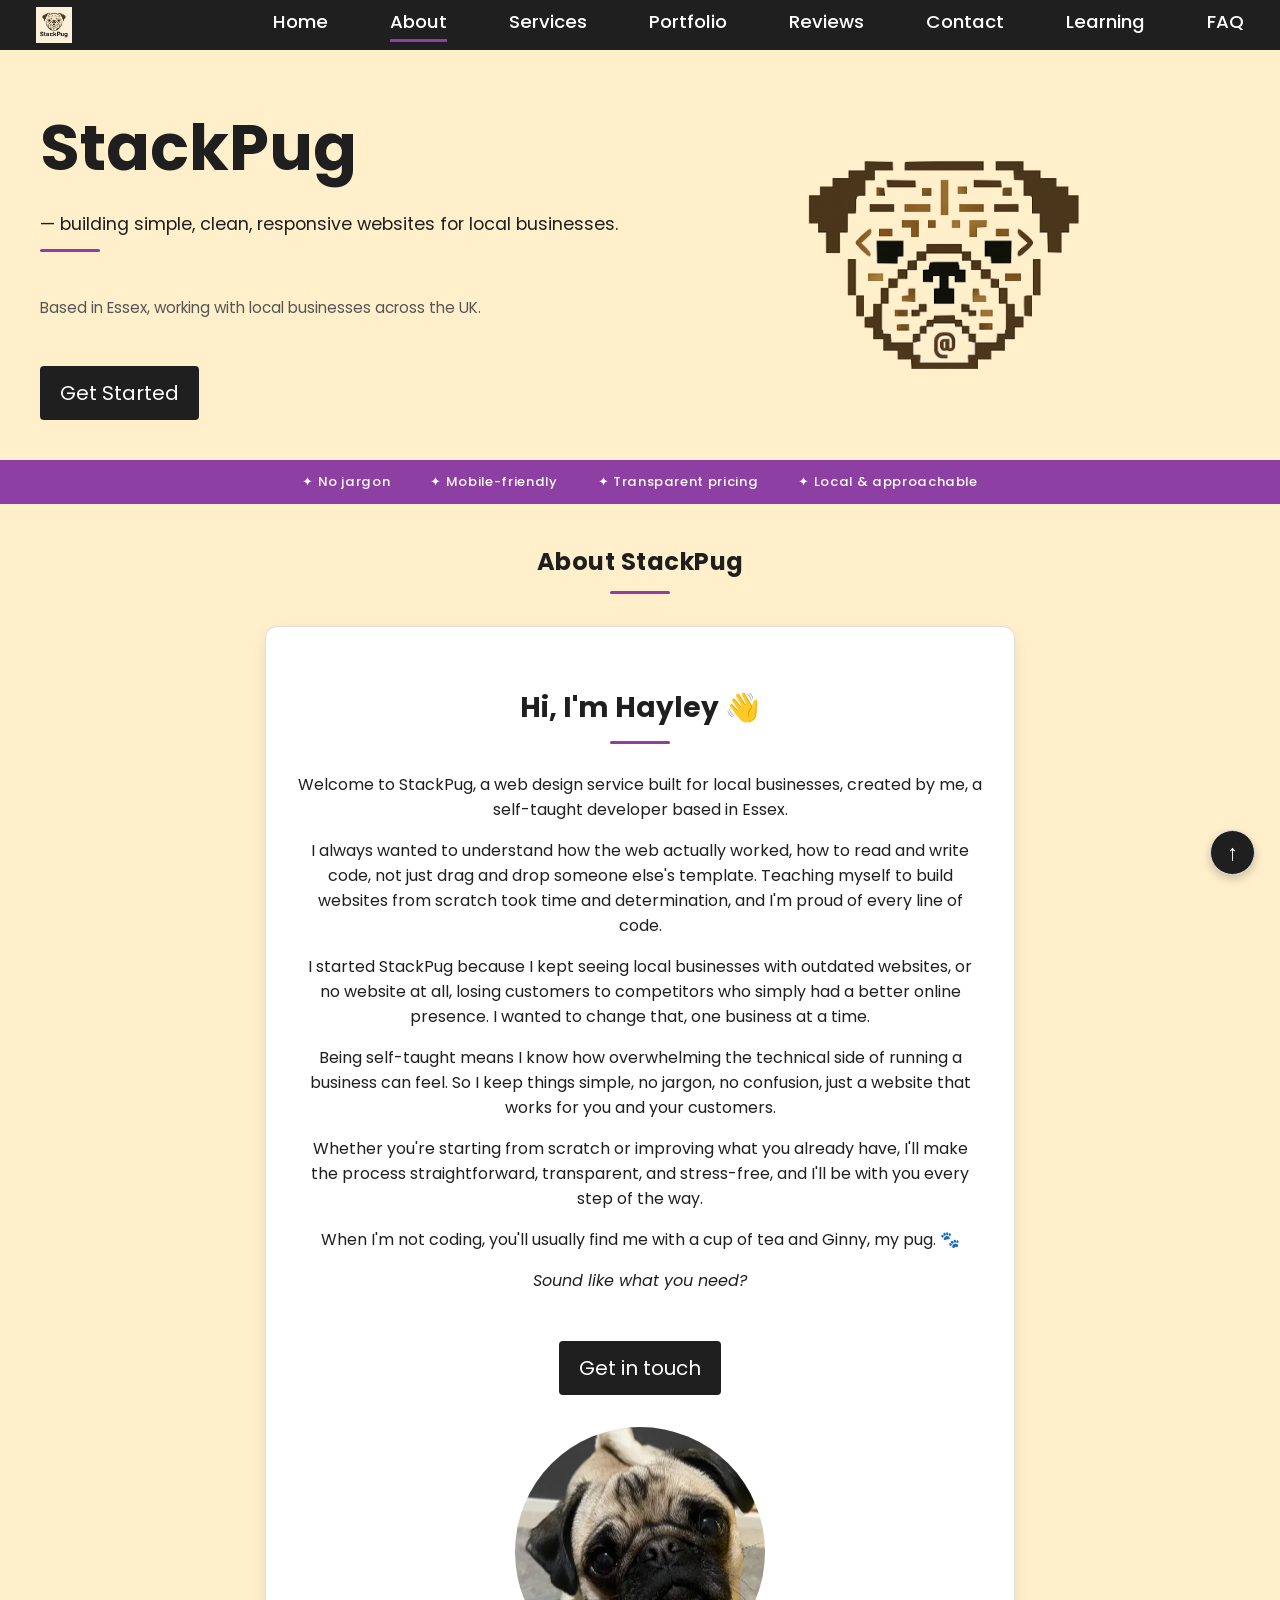
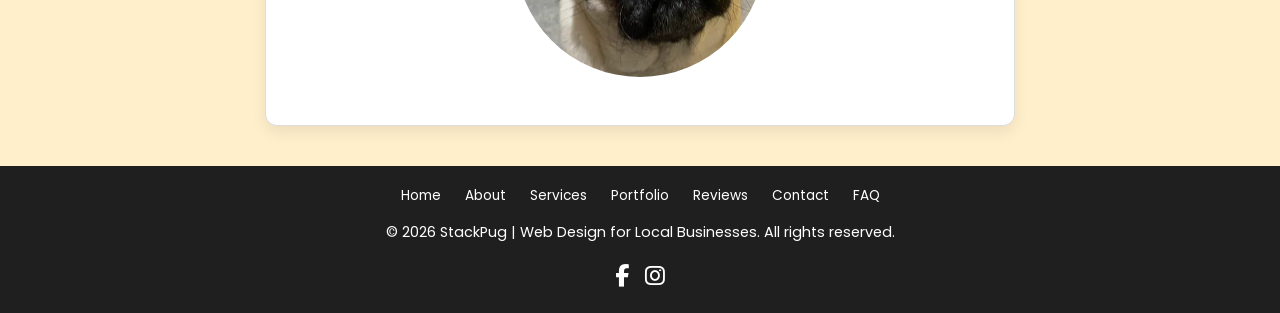
<file: about.html>
<!DOCTYPE html>
<html lang="en">

<head>
    <meta charset="UTF-8">
    <meta
        name="viewport"
        content="width=device-width, initial-scale=1.0"
    >
    <meta
        name="description"
        content="Affordable web design services for local businesses. Responsive websites, styling, accessibility, and maintenance packages from StackPug."
    >
    <title>About | StackPug- Web Design for Local Businesses</title>

    <!-- Google Font -->
    <link
        rel="preconnect"
        href="https://fonts.googleapis.com"
    >
    <link
        rel="preconnect"
        href="https://fonts.gstatic.com"
        crossorigin
    >
    <link
        href="https://fonts.googleapis.com/css2?family=Poppins:wght@300;400;500;600;700&family=Inter:wght@400;500;600&display=swap"
        rel="stylesheet"
    >

    <link
        rel="stylesheet"
        href="styles.css"
    >
    <link
        rel="icon"
        type="image/x-icon"
        href="./images/favicon.ico"
    >
    <link
        rel="icon"
        type="image/png"
        sizes="32x32"
        href="./images/favicon-32x32.png"
    >
    <link
        rel="icon"
        type="image/png"
        sizes="16x16"
        href="./images/favicon-16x16.png"
    >
    <link
        rel="apple-touch-icon"
        sizes="180x180"
        href="./images/apple-touch-icon.png"
    >
    <link
        rel="stylesheet"
        href="https://cdnjs.cloudflare.com/ajax/libs/font-awesome/6.5.0/css/all.min.css"
    >
</head>

<body id="top">

    <header class="
    site-header">
        <nav class="main-nav">
            <a
                href="index.html"
                class="nav-logo-link"
            >
                <img
                    src="./images/stackpug-s.webp"
                    alt="StackPug logo"
                    class="nav-logo"
                    width="500"
                    height="500"
                >
            </a>
            <input
                type="checkbox"
                id="menu-toggle"
            >
            <label
                for="menu-toggle"
                class="hamburger"
            >☰</label>
            <ul class="nav-links">
                <li><a href="index.html">Home</a></li>
                <li><a
                        href="about.html"
                        class="active"
                    >About</a></li>
                <li><a href="services.html">Services</a></li>
                <li><a href="portfolio.html">Portfolio</a></li>
                <li><a href="reviews.html">Reviews</a></li>
                <li><a href="contact.html">Contact</a></li>
                <li><a href="learning.html">Learning</a></li>
                <li><a href="faq.html">FAQ</a></li>
            </ul>
        </nav>

    </header>
    <section class="hero">
        <div class="hero-content">
            <h1>
                StackPug
                <span class="tagline">— building simple, clean, responsive websites for local businesses.</span>
            </h1>
            <p class="hero-sub">Based in Essex, working with local businesses across the UK.</p>
            <a
                href="services.html"
                class="cta-button-1 first-cta"
            >Get Started</a>
        </div>
        <div class="hero-image">
            <a
                href="index.html"
                title="Home"
                aria-label="Go to homepage"
            >

                <img
                    src="./images/stackpug-face.png"
                    alt="StackPug Home logo"
                    class="hero-logo"
                    width="414"
                    height="288"
                >

            </a>




        </div>
    </section>


    <div class="trust-bar">
        <span>✦ No jargon</span>
        <span>✦ Mobile-friendly</span>
        <span>✦ Transparent pricing</span>
        <span>✦ Local &amp; approachable</span>
    </div>



    <main class="page-content">
        <h2>About StackPug</h2>

        <section class="content-box content-box--narrow">
            <h3 class="content-box-title">Hi, I'm Hayley 👋</h3>

            <p>Welcome to StackPug, a web design service built for local businesses,
                created by me, a self-taught developer based in Essex.</p>

            <p>I always wanted to understand how the web actually worked, how to read
                and write code, not just drag and drop someone else's template. Teaching
                myself to build websites from scratch took time and determination, and I'm
                proud of every line of code.</p>

            <p>I started StackPug because I kept seeing local businesses with outdated
                websites, or no website at all, losing customers to competitors who simply
                had a better online presence. I wanted to change that, one business at a time.</p>

            <p>Being self-taught means I know how overwhelming the technical side of
                running a business can feel. So I keep things simple, no jargon, no
                confusion, just a website that works for you and your customers.</p>

            <p>Whether you're starting from scratch or improving what you already have,
                I'll make the process straightforward, transparent, and stress-free, and
                I'll be with you every step of the way.</p>

            <p>When I'm not coding, you'll usually find me with a cup of tea and Ginny,
                my pug. 🐾</p>

            <p><em>Sound like what you need?</em></p><a
                href="contact.html"
                class="cta-button-1 first-cta gin-cta"
            >Get in touch</a>
            <img
                src="./images/ginny.webp"
                alt="Ginny, the StackPug pug"
                width="500"
                height="777"
                class="ginny-photo"
            >


        </section>

    </main>
    <a
        href="#top"
        class="scroll-top"
    >↑</a>
    <footer>
        <nav class="footer-nav">
            <a href="index.html">Home</a>
            <a href="about.html">About</a>
            <a href="services.html">Services</a>
            <a href="portfolio.html">Portfolio</a>
            <a href="reviews.html">Reviews</a>
            <a href="contact.html">Contact</a>
            <a href="faq.html">FAQ</a>
        </nav>
        <p>© 2026 StackPug | Web Design for Local Businesses. All rights reserved.</p>
        <div class="social-links">
            <a
                href="https://www.facebook.com/stackpug"
                target="_blank"
                rel="noopener noreferrer"
                aria-label="Facebook"
            >
                <i class="fab fa-facebook-f"></i>
            </a>
            <a
                href="https://www.instagram.com/stackpug"
                target="_blank"
                rel="noopener noreferrer"
                aria-label="Instagram"
            >
                <i class="fab fa-instagram"></i>
            </a>
        </div>
    </footer>
</body>

</html>
</file>
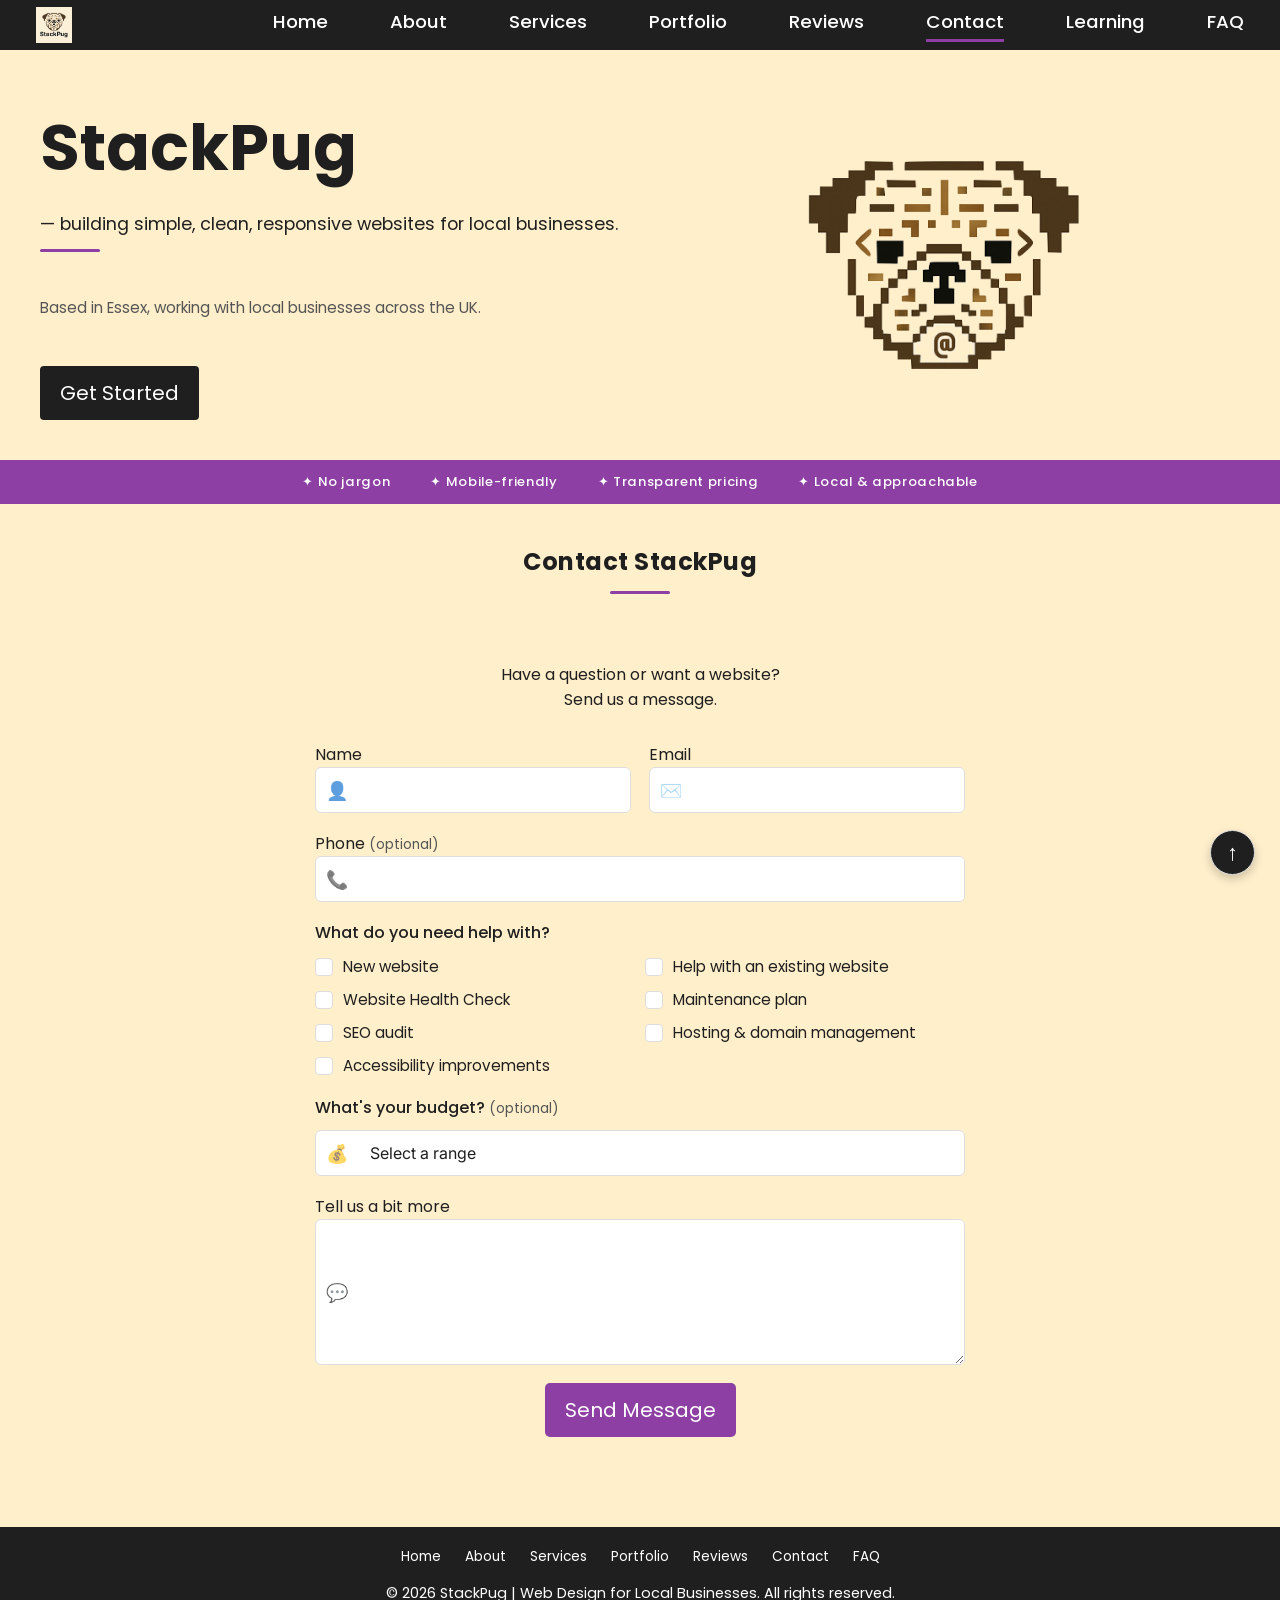
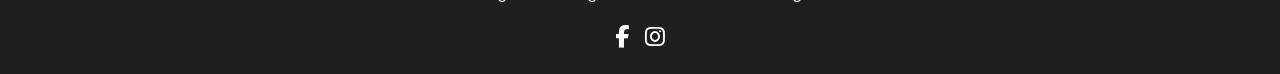
<file: contact.html>
<!DOCTYPE html>
<html lang="en">

<head>
    <meta charset="UTF-8">
    <meta
        name="viewport"
        content="width=device-width, initial-scale=1.0"
    >
    <meta
        name="description"
        content="Affordable web design services for local businesses. Responsive websites, styling, accessibility, and maintenance packages from StackPug."
    >
    <title>Contact | StackPug- Web Design for Local Businesses</title>

    <link
        rel="preconnect"
        href="https://fonts.googleapis.com"
    >
    <link
        rel="preconnect"
        href="https://fonts.gstatic.com"
        crossorigin
    >
    <link
        href="https://fonts.googleapis.com/css2?family=Poppins:wght@300;400;500;600;700&family=Inter:wght@400;500;600&display=swap"
        rel="stylesheet"
    >

    <link
        rel="stylesheet"
        href="styles.css"
    >
    <link
        rel="icon"
        type="image/x-icon"
        href="./images/favicon.ico"
    >
    <link
        rel="icon"
        type="image/png"
        sizes="32x32"
        href="./images/favicon-32x32.png"
    >
    <link
        rel="icon"
        type="image/png"
        sizes="16x16"
        href="./images/favicon-16x16.png"
    >
    <link
        rel="apple-touch-icon"
        sizes="180x180"
        href="./images/apple-touch-icon.png"
    >
    <link
        rel="stylesheet"
        href="https://cdnjs.cloudflare.com/ajax/libs/font-awesome/6.5.0/css/all.min.css"
    >
</head>

<body id="top">

    <header class="
    site-header">
        <nav class="main-nav">
            <a
                href="index.html"
                class="nav-logo-link"
            >
                <img
                    src="./images/stackpug-s.png"
                    alt="StackPug logo"
                    class="nav-logo"
                    width="500"
                    height="500"
                >
            </a>
            <input
                type="checkbox"
                id="menu-toggle"
            >
            <label
                for="menu-toggle"
                class="hamburger"
            >☰</label>
            <ul class="nav-links">
                <li><a href="index.html">Home</a></li>
                <li><a href="about.html">About</a></li>
                <li><a href="services.html">Services</a></li>
                <li><a href="portfolio.html">Portfolio</a></li>
                <li><a href="reviews.html">Reviews</a></li>
                <li><a
                        href="contact.html"
                        class="active"
                    >Contact</a></li>
                <li><a href="learning.html">Learning</a></li>
                <li><a href="faq.html">FAQ</a></li>
            </ul>
        </nav>

    </header>
    <section class="hero">
        <div class="hero-content">
            <h1>
                StackPug
                <span class="tagline">— building simple, clean, responsive websites for local businesses.</span>
            </h1>
            <p class="hero-sub">Based in Essex, working with local businesses across the UK.</p>
            <a
                href="services.html"
                class="cta-button-1 first-cta"
            >Get Started</a>
        </div>
        <div class="hero-image">
            <a
                href="index.html"
                title="Home"
                aria-label="Go to homepage"
            >

                <img
                    src="./images/stackpug-face.png"
                    alt="StackPug Home logo"
                    class="hero-logo"
                    width="414"
                    height="288"
                >

            </a>




        </div>
    </section>

    <div class="trust-bar">
        <span>✦ No jargon</span>
        <span>✦ Mobile-friendly</span>
        <span>✦ Transparent pricing</span>
        <span>✦ Local &amp; approachable</span>
    </div>



    <main class="page-content">
        <h2>Contact StackPug</h2>
        <section class="contact-section">
            <p>Have a question or want a website?<br>Send us a message.</p>

            <form
                action="https://formspree.io/f/mwpgnegr"
                method="POST"
                class="contact-form"
            >
                <input
                    type="hidden"
                    name="_subject"
                    value="New StackPug enquiry"
                >

                <div class="form-grid">

                    <div class="form-group">
                        <label for="name">Name</label>
                        <div class="input-wrap">
                            <span class="icon">👤</span>
                            <input
                                id="name"
                                type="text"
                                name="name"
                                required
                            >
                        </div>
                    </div>

                    <div class="form-group">
                        <label for="email">Email</label>
                        <div class="input-wrap">
                            <span class="icon">✉️</span>
                            <input
                                id="email"
                                type="email"
                                name="email"
                                required
                            >
                        </div>
                    </div>
                    <div class="form-group full">
                        <label for="phone">Phone <span class="optional">(optional)</span></label>
                        <div class="input-wrap">
                            <span class="icon">📞</span>
                            <input
                                id="phone"
                                type="tel"
                                name="phone"
                                minlength="10"
                                pattern="[0-9\s\+\-]{10,15}"
                            >
                        </div>
                    </div>

                    <!-- SERVICE CHECKBOXES -->
                    <div class="form-group full">
                        <label class="group-label">What do you need help with?</label>
                        <div class="checkbox-grid">
                            <label class="checkbox-item">
                                <input
                                    type="checkbox"
                                    name="service[]"
                                    value="New website"
                                >
                                <span class="checkbox-box"></span>
                                New website
                            </label>
                            <label class="checkbox-item">
                                <input
                                    type="checkbox"
                                    name="service[]"
                                    value="Help with existing website"
                                >
                                <span class="checkbox-box"></span>
                                Help with an existing website
                            </label>
                            <label class="checkbox-item">
                                <input
                                    type="checkbox"
                                    name="service[]"
                                    value="Website Health Check"
                                >
                                <span class="checkbox-box"></span>
                                Website Health Check
                            </label>
                            <label class="checkbox-item">
                                <input
                                    type="checkbox"
                                    name="service[]"
                                    value="Maintenance plan"
                                >
                                <span class="checkbox-box"></span>
                                Maintenance plan
                            </label>
                            <label class="checkbox-item">
                                <input
                                    type="checkbox"
                                    name="service[]"
                                    value="SEO audit"
                                >
                                <span class="checkbox-box"></span>
                                SEO audit
                            </label>
                            <label class="checkbox-item">
                                <input
                                    type="checkbox"
                                    name="service[]"
                                    value="Hosting & domain management"
                                >
                                <span class="checkbox-box"></span>
                                Hosting & domain management
                            </label>
                            <label class="checkbox-item">
                                <input
                                    type="checkbox"
                                    name="service[]"
                                    value="Accessibility improvements"
                                >
                                <span class="checkbox-box"></span>
                                Accessibility improvements
                            </label>
                        </div>
                    </div>

                    <!-- BUDGET -->
                    <div class="form-group full">
                        <label
                            for="budget"
                            class="group-label"
                        >What's your budget? <span class="optional">(optional)</span></label>
                        <div class="input-wrap select-wrap">
                            <span class="icon">💰</span>
                            <select
                                id="budget"
                                name="budget"
                            >
                                <option
                                    value=""
                                    disabled
                                    selected
                                >Select a range</option>
                                <option value="Under £500">Under £500</option>
                                <option value="£500 - £1000">£500 – £1,000</option>
                                <option value="£1000+">£1,000+</option>
                                <option value="Not sure yet">Not sure yet</option>
                            </select>
                        </div>
                    </div>

                    <div class="form-group full">
                        <label for="message">Tell us a bit more</label>
                        <div class="input-wrap">
                            <span class="icon">💬</span>
                            <textarea
                                id="message"
                                name="message"
                                rows="6"
                                minlength="20"
                                required
                            ></textarea>
                        </div>
                    </div>

                </div>

                <input
                    type="text"
                    name="_gotcha"
                    style="display:none"
                >

                <button type="submit">Send Message</button>
            </form>
        </section>

    </main>
    <a
        href="#top"
        class="scroll-top"
    >↑</a>
    <footer>
        <nav class="footer-nav">
            <a href="index.html">Home</a>
            <a href="about.html">About</a>
            <a href="services.html">Services</a>
            <a href="portfolio.html">Portfolio</a>
            <a href="reviews.html">Reviews</a>
            <a href="contact.html">Contact</a>
            <a href="faq.html">FAQ</a>
        </nav>
        <p>© 2026 StackPug | Web Design for Local Businesses. All rights reserved.</p>
        <div class="social-links">
            <a
                href="https://www.facebook.com/stackpug"
                target="_blank"
                rel="noopener noreferrer"
                aria-label="Facebook"
            >
                <i class="fab fa-facebook-f"></i>
            </a>
            <a
                href="https://www.instagram.com/stackpug"
                target="_blank"
                rel="noopener noreferrer"
                aria-label="Instagram"
            >
                <i class="fab fa-instagram"></i>
            </a>
        </div>
    </footer>

</body>

</html>
</file>
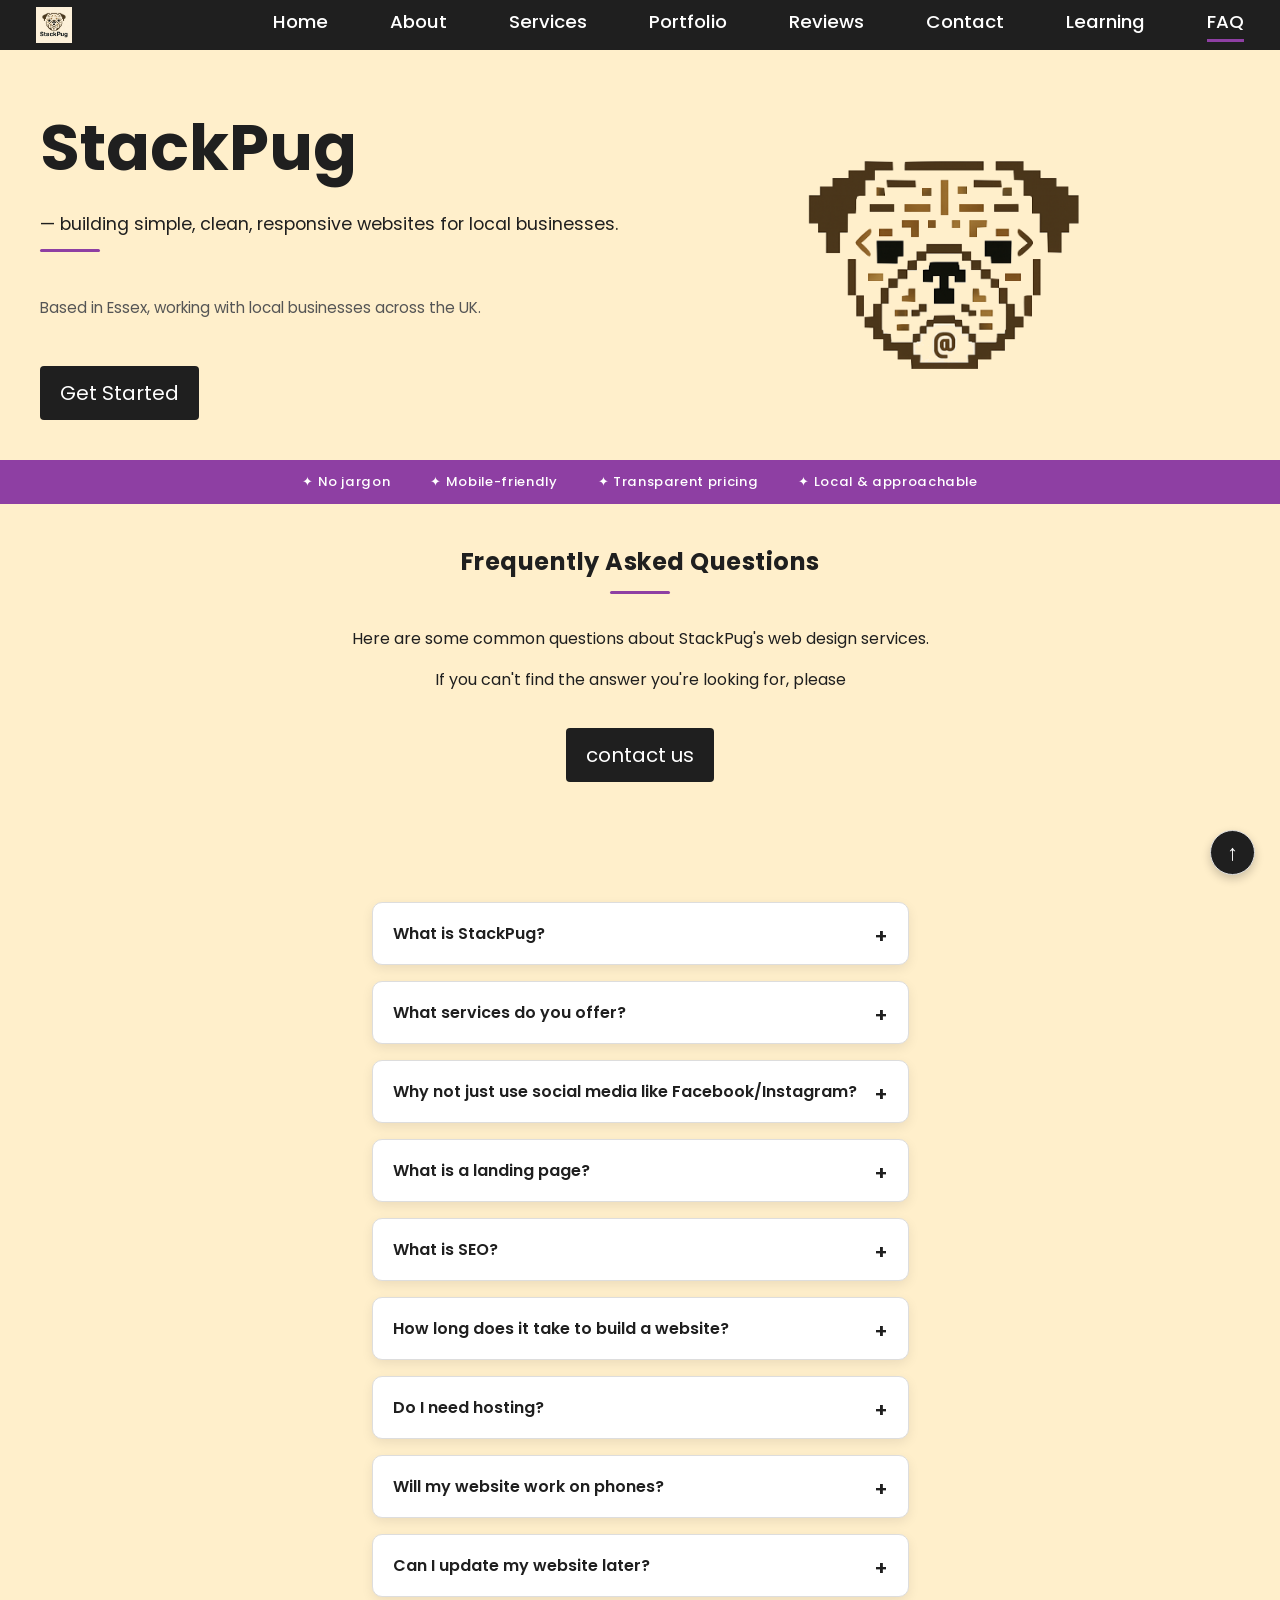
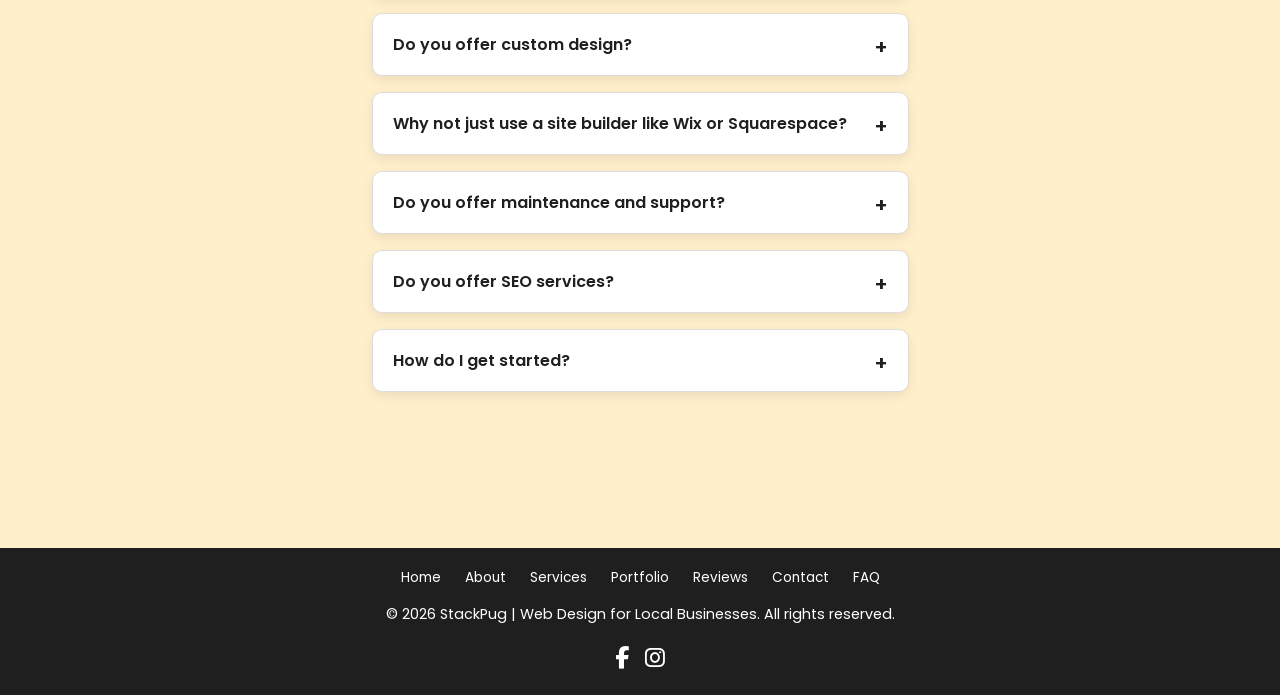
<file: faq.html>
<!DOCTYPE html>
<html lang="en">

<head>
    <meta charset="UTF-8">
    <meta
        name="viewport"
        content="width=device-width, initial-scale=1.0"
    >
    <meta
        name="description"
        content="Affordable web design services for local businesses. Responsive websites, styling, accessibility, and maintenance packages from StackPug."
    >
    <title>FAQ | StackPug- Web Design for Local Businesses</title>

    <link
        rel="preconnect"
        href="https://fonts.googleapis.com"
    >
    <link
        rel="preconnect"
        href="https://fonts.gstatic.com"
        crossorigin
    >
    <link
        href="https://fonts.googleapis.com/css2?family=Poppins:wght@300;400;500;600;700&family=Inter:wght@400;500;600&display=swap"
        rel="stylesheet"
    >

    <link
        rel="stylesheet"
        href="styles.css"
    >
    <link
        rel="icon"
        type="image/x-icon"
        href="./images/favicon.ico"
    >
    <link
        rel="icon"
        type="image/png"
        sizes="32x32"
        href="./images/favicon-32x32.png"
    >
    <link
        rel="icon"
        type="image/png"
        sizes="16x16"
        href="./images/favicon-16x16.png"
    >
    <link
        rel="apple-touch-icon"
        sizes="180x180"
        href="./images/apple-touch-icon.png"
    >
    <link
        rel="stylesheet"
        href="https://cdnjs.cloudflare.com/ajax/libs/font-awesome/6.5.0/css/all.min.css"
    >
</head>

<body id="top">

    <header class="
    site-header">
        <nav class="main-nav">
            <a
                href="index.html"
                class="nav-logo-link"
            >
                <img
                    src="./images/stackpug-s.webp"
                    alt="StackPug logo"
                    class="nav-logo"
                    width="500"
                    height="500"
                >
            </a>
            <input
                type="checkbox"
                id="menu-toggle"
            >
            <label
                for="menu-toggle"
                class="hamburger"
            >☰</label>
            <ul class="nav-links">
                <li><a href="index.html">Home</a></li>
                <li><a href="about.html">About</a></li>
                <li><a href="services.html">Services</a></li>
                <li><a href="portfolio.html">Portfolio</a></li>
                <li><a href="reviews.html">Reviews</a></li>
                <li><a href="contact.html">Contact</a></li>
                <li><a href="learning.html">Learning</a></li>
                <li><a
                        href="faq.html"
                        class="active"
                    >FAQ</a></li>
            </ul>
        </nav>

    </header>
    <section class="hero">
        <div class="hero-content">
            <h1>
                StackPug
                <span class="tagline">— building simple, clean, responsive websites for local businesses.</span>
            </h1>
            <p class="hero-sub">Based in Essex, working with local businesses across the UK.</p>
            <a
                href="services.html"
                class="cta-button-1 first-cta"
            >Get Started</a>
        </div>
        <div class="hero-image">
            <a
                href="index.html"
                title="Home"
                aria-label="Go to homepage"
            >

                <img
                    src="./images/stackpug-face.png"
                    alt="StackPug Home logo"
                    class="hero-logo"
                    width="414"
                    height="288"
                >

            </a>




        </div>
    </section>


    <div class="trust-bar">
        <span>✦ No jargon</span>
        <span>✦ Mobile-friendly</span>
        <span>✦ Transparent pricing</span>
        <span>✦ Local &amp; approachable</span>
    </div>



    <main class="page-content">

        <h2>Frequently Asked Questions</h2>

        <p class="faq-intro">
            Here are some common questions about StackPug's web design services.</p>
        <p class="faq-intro">If you can't find the answer you're looking for, please</p>
        <div class="faq-intro">
            <a
                href="contact.html"
                class="cta-button-2"
            >contact us</a>
        </div>

        <section class="faq">

            <details class="faq-item">
                <summary>What is StackPug?</summary>
                <p>
                    StackPug is a web design service that creates clean, affordable websites for local businesses.
                    The focus is on simple design, reliability, and making sure your business looks professional online.
                </p>
            </details>

            <details class="faq-item">
                <summary>What services do you offer?</summary>
                <p>
                    We offer custom website design, styling, and development. We can build anything from a simple
                    landing page to a larger multi-page site. We also provide ongoing maintenance and support.
                </p>
            </details>

            <details class="faq-item">
                <summary> Why not just use social media like Facebook/Instagram?</summary>
                <p>
                    Facebook and Instagram can change their algorithm overnight, and suddenly the posts your customers
                    used to see stop reaching them. You don't own your audience on social media. You're borrowing it.
                </p>
                <p>Accounts get hacked, suspended, or restricted with no warning and no appeal. If that happens, your
                    business disappears from the internet instantly.</p>
                <p>A website is yours. No algorithm decides who sees it. No platform can take it away.</p>
            </details>

            <details class="faq-item">
                <summary>What is a landing page?</summary>
                <p>
                    A landing page is a single-page website designed to introduce your business or promote a specific
                    service.
                    It usually includes key information and a clear call-to-action such as contacting you or requesting
                    a quote.
                </p>
            </details>

            <details class="faq-item">
                <summary>What is SEO?</summary>
                <p>
                    SEO stands for Search Engine Optimisation.
                    It helps your website appear in search results when people search for businesses like yours on
                    Google.
                </p>
            </details>

            <details class="faq-item">
                <summary>How long does it take to build a website?</summary>
                <p>
                    A landing page usually takes about one week.
                    Larger websites with multiple pages typically take two to four weeks depending on complexity.
                </p>
            </details>

            <details class="faq-item">
                <summary>Do I need hosting?</summary>
                <p>
                    Yes. Hosting stores your website on the internet so people can access it.
                    We can help you choose hosting and connect your domain if needed.
                </p>
            </details>

            <details class="faq-item">
                <summary>Will my website work on phones?</summary>
                <p>
                    Yes. All StackPug websites are fully responsive, meaning they work smoothly on phones, tablets and
                    desktop computers.
                </p>
            </details>

            <details class="faq-item">
                <summary>Can I update my website later?</summary>
                <p>
                    Yes. You can request updates at any time, or choose a maintenance package for regular updates and
                    support.
                </p>
            </details>

            <details class="faq-item">
                <summary>Do you offer custom design?</summary>
                <p>
                    Yes. We can create a custom design tailored to your business and branding. We also offer
                    pre-designed templates for a more affordable option.
                </p>
            </details>

            <details class="faq-item">
                <summary>Why not just use a site builder like Wix or Squarespace?</summary>
                <p>
                    While site builders are convenient, they often come with limitations such as pre-designed templates,
                    restricted customization options, and potential issues with search engine optimization.
                    A custom-built website offers more control, better performance, and a unique design that reflects
                    your brand.
                </p>
            </details>

            <details class="faq-item">
                <summary>Do you offer maintenance and support?</summary>
                <p>
                    Yes. Maintenance packages include small updates, improvements, and general support to keep your
                    website running smoothly.
                </p>
            </details>

            <details class="faq-item">
                <summary>Do you offer SEO services?</summary>
                <p>
                    Basic SEO is included with most websites to help search engines understand your site.
                    Additional optimisation can be discussed depending on your goals.
                </p>
            </details>

            <details class="faq-item">
                <summary>How do I get started?</summary>
                <p>
                    Simply <a
                        href="contact.html"
                        class="cta-button-2"
                    >contact us</a> to discuss your website.
                    We’ll talk about your business, what you need, and provide a clear quote and timeline.
                </p>
            </details>

        </section>
    </main>
    <a
        href="#top"
        class="scroll-top"
    >↑</a>
    <footer>
        <nav class="footer-nav">
            <a href="index.html">Home</a>
            <a href="about.html">About</a>
            <a href="services.html">Services</a>
            <a href="portfolio.html">Portfolio</a>
            <a href="reviews.html">Reviews</a>
            <a href="contact.html">Contact</a>
            <a href="faq.html">FAQ</a>
        </nav>
        <p>© 2026 StackPug | Web Design for Local Businesses. All rights reserved.</p>
        <div class="social-links">
            <a
                href="https://www.facebook.com/stackpug"
                target="_blank"
                rel="noopener noreferrer"
                aria-label="Facebook"
            >
                <i class="fab fa-facebook-f"></i>
            </a>
            <a
                href="https://www.instagram.com/stackpug"
                target="_blank"
                rel="noopener noreferrer"
                aria-label="Instagram"
            >
                <i class="fab fa-instagram"></i>
            </a>
        </div>
    </footer>

</body>

</html>
</file>
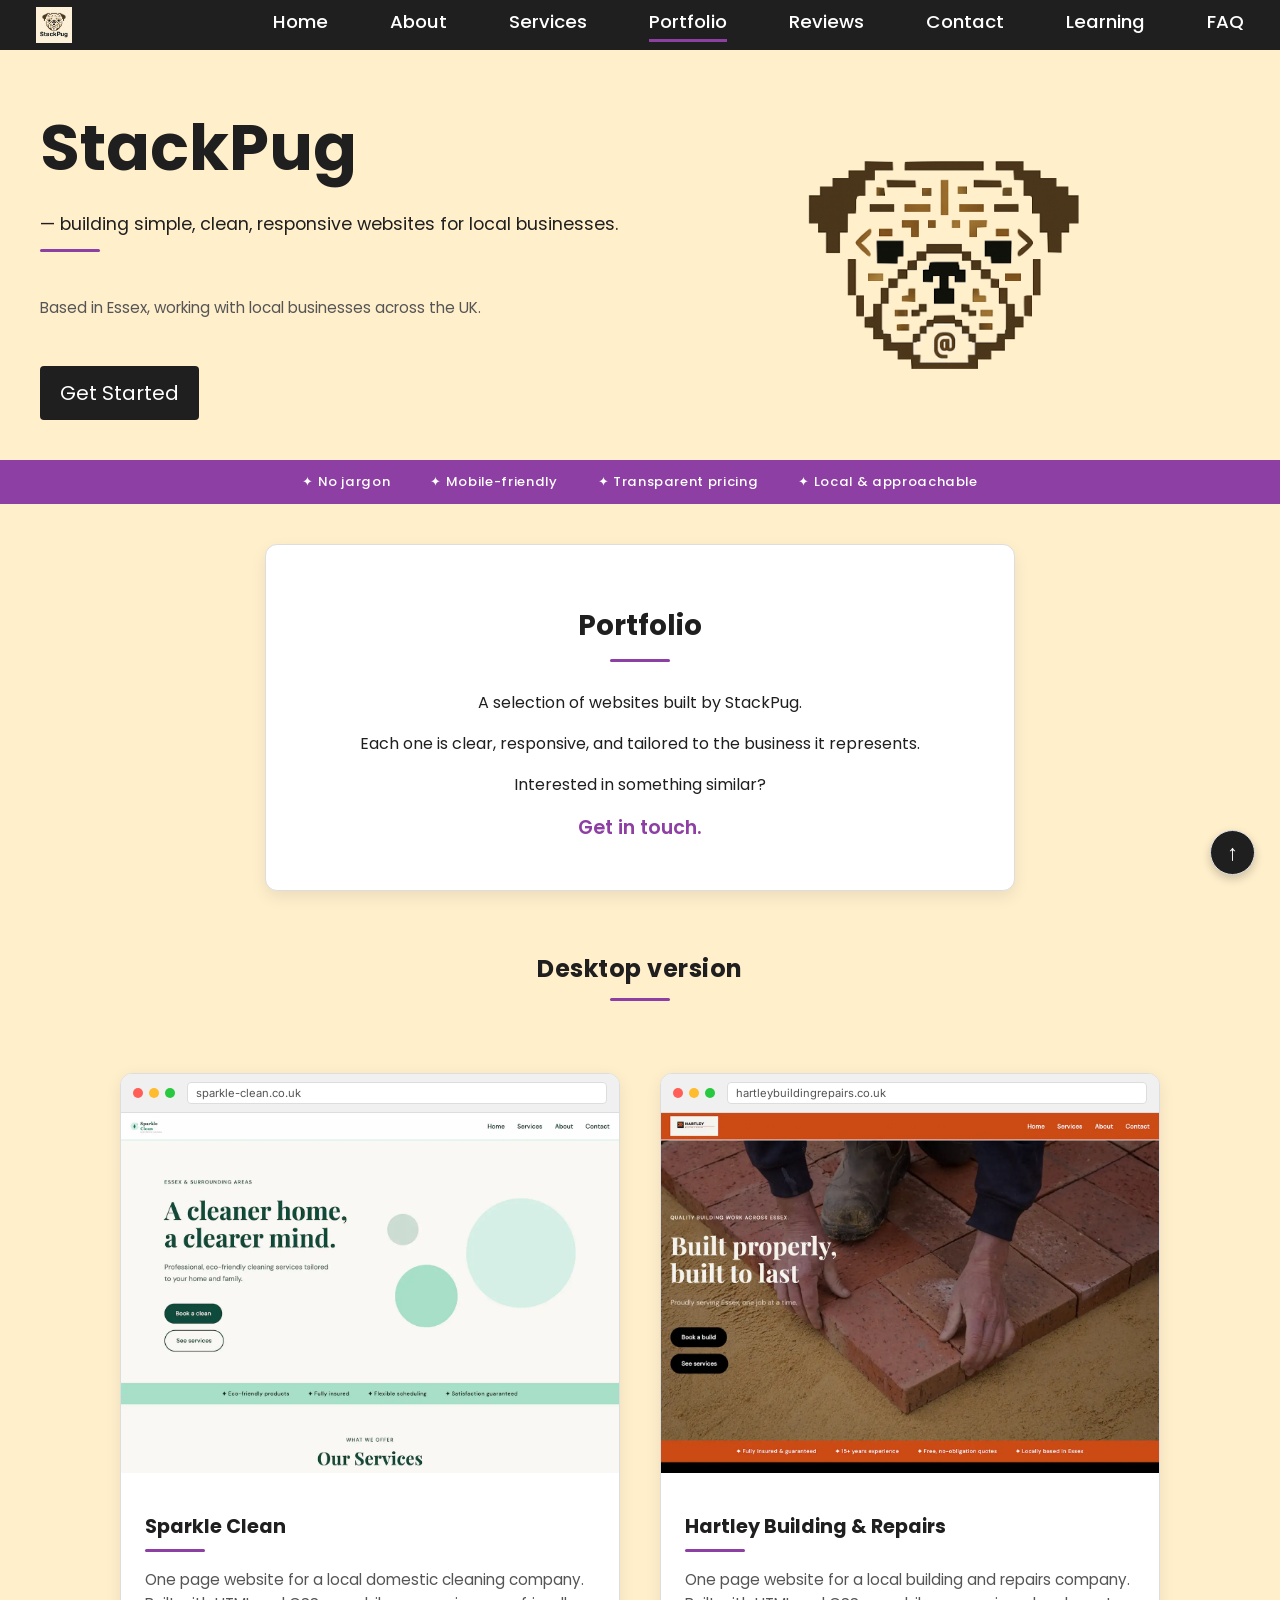
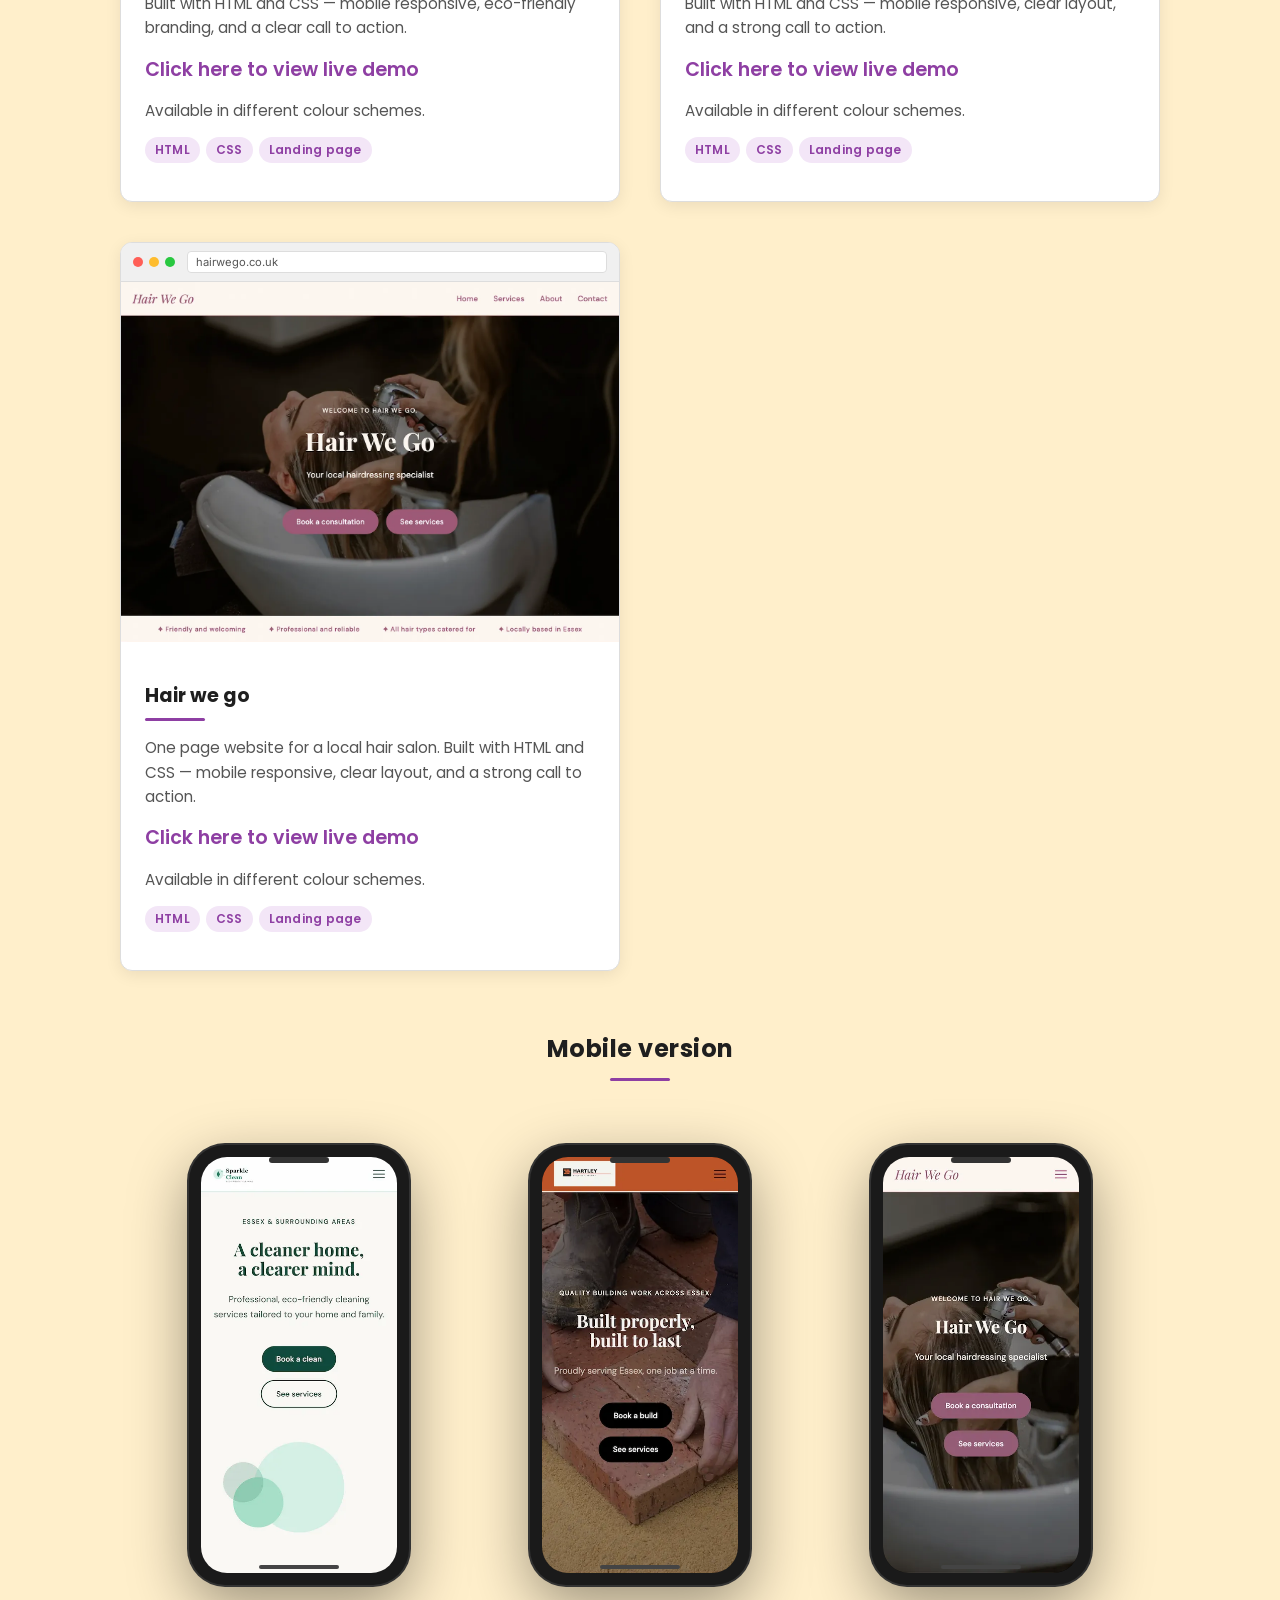
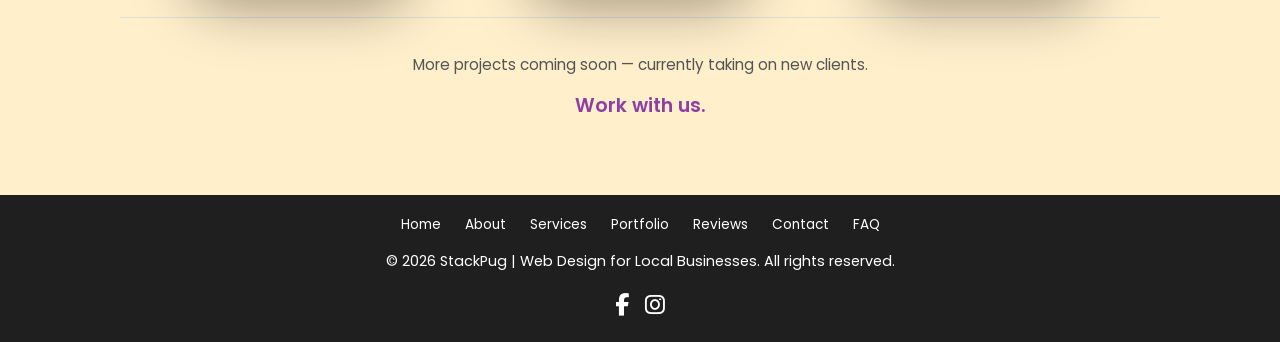
<file: portfolio.html>
<!DOCTYPE html>
<html lang="en">

<head>
    <meta charset="UTF-8">
    <meta
        name="viewport"
        content="width=device-width, initial-scale=1.0"
    >
    <meta
        name="description"
        content="Affordable web design services for local businesses. Responsive websites, styling, accessibility, and maintenance packages from StackPug."
    >
    <title>Portfolio | StackPug- Web Design for Local Businesses</title>

    <link
        rel="preconnect"
        href="https://fonts.googleapis.com"
    >
    <link
        rel="preconnect"
        href="https://fonts.gstatic.com"
        crossorigin
    >
    <link
        href="https://fonts.googleapis.com/css2?family=Poppins:wght@300;400;500;600;700&family=Inter:wght@400;500;600&display=swap"
        rel="stylesheet"
    >

    <link
        rel="stylesheet"
        href="styles.css"
    >
    <link
        rel="icon"
        type="image/x-icon"
        href="./images/favicon.ico"
    >
    <link
        rel="icon"
        type="image/png"
        sizes="32x32"
        href="./images/favicon-32x32.png"
    >
    <link
        rel="icon"
        type="image/png"
        sizes="16x16"
        href="./images/favicon-16x16.png"
    >
    <link
        rel="apple-touch-icon"
        sizes="180x180"
        href="./images/apple-touch-icon.png"
    >
    <link
        rel="stylesheet"
        href="https://cdnjs.cloudflare.com/ajax/libs/font-awesome/6.5.0/css/all.min.css"
    >
</head>

<body id="top">

    <header class="
    site-header">
        <nav class="main-nav">
            <a
                href="index.html"
                class="nav-logo-link"
            >
                <img
                    src="./images/stackpug-s.webp"
                    alt="StackPug logo"
                    class="nav-logo"
                    width="500"
                    height="500"
                >
            </a>
            <input
                type="checkbox"
                id="menu-toggle"
            >
            <label
                for="menu-toggle"
                class="hamburger"
            >☰</label>
            <ul class="nav-links">
                <li><a href="index.html">Home</a></li>
                <li><a href="about.html">About</a></li>
                <li><a href="services.html">Services</a></li>
                <li><a
                        href="portfolio.html"
                        class="active"
                    >Portfolio</a></li>
                <li><a href="reviews.html">Reviews</a></li>
                <li><a href="contact.html">Contact</a></li>
                <li><a href="learning.html">Learning</a></li>
                <li><a href="faq.html">FAQ</a></li>
            </ul>
        </nav>

    </header>
    <section class="hero">
        <div class="hero-content">
            <h1>
                StackPug
                <span class="tagline">— building simple, clean, responsive websites for local businesses.</span>
            </h1>
            <p class="hero-sub">Based in Essex, working with local businesses across the UK.</p>
            <a
                href="services.html"
                class="cta-button-1 first-cta"
            >Get Started</a>
        </div>
        <div class="hero-image">
            <a
                href="index.html"
                title="Home"
                aria-label="Go to homepage"
            >

                <img
                    src="./images/stackpug-face.png"
                    alt="StackPug Home logo"
                    class="hero-logo"
                    width="414"
                    height="288"
                >

            </a>




        </div>
    </section>

    <div class="trust-bar">
        <span>✦ No jargon</span>
        <span>✦ Mobile-friendly</span>
        <span>✦ Transparent pricing</span>
        <span>✦ Local &amp; approachable</span>
    </div>



    <main class="page-content">
        <div class="content-box content-box--narrow">
            <h3>Portfolio</h3>
            <p>A selection of websites built by StackPug.</p>
            <p>Each one is clear, responsive, and tailored to the business it represents.</p>
            <p>Interested in something similar?</p>
            <p><a
                    href="contact.html"
                    class="inline-link"
                >Get in touch.</a></p>
        </div>
        </section>
        <h2 class="portfolio-h2">Desktop version</h2>
        <div class="portfolio-grid">

            <div class="portfolio-card">
                <div class="portfolio-browser">
                    <div class="browser-bar">
                        <span class="browser-dot dot-red"></span>
                        <span class="browser-dot dot-amber"></span>
                        <span class="browser-dot dot-green"></span>
                        <span class="browser-url">sparkle-clean.co.uk</span>
                    </div><a
                        href="./images/sparkle-clean-teal.webp"
                        target="_blank"
                        rel="noopener noreferrer"
                    >
                        <img
                            src="./images/sparkle-clean-teal.webp"
                            alt="Sparkle Clean website homepage"
                            class="portfolio-screenshot"
                            width="1400"
                            height="2655"
                        ></a>
                </div>
                <div class="portfolio-info">
                    <h3>Sparkle Clean</h3>
                    <p>One page website for a local domestic cleaning company. Built with HTML and CSS — mobile
                        responsive,
                        eco-friendly branding, and a clear call to action.</p>
                    <a
                        href="https://sparkleclean-demo.netlify.app"
                        class="inline-link"
                        target="_blank"
                        rel="noopener noreferrer"
                    >Click here to view live demo</a>
                    <p>Available in different colour schemes.</p>
                    <div class="portfolio-tags">
                        <span class="tag">HTML</span>
                        <span class="tag">CSS</span>
                        <span class="tag">Landing page</span>
                    </div>
                </div>
            </div>

            <div class="portfolio-card">
                <div class="portfolio-browser">
                    <div class="browser-bar">
                        <span class="browser-dot dot-red"></span>
                        <span class="browser-dot dot-amber"></span>
                        <span class="browser-dot dot-green"></span>
                        <span class="browser-url">hartleybuildingrepairs.co.uk</span>
                    </div>
                    <a
                        href="./images/builder-landing-page.webp"
                        target="_blank"
                        rel="noopener noreferrer"
                    >
                        <img
                            src="./images/builder-landing-page.webp"
                            alt="Hartley Building & Repairs website homepage"
                            class="portfolio-screenshot"
                            width="1400"
                            height="2892"
                        ></a>
                </div>
                <div class="portfolio-info">
                    <h3>Hartley Building & Repairs</h3>
                    <p>One page website for a local building and repairs company. Built with HTML and CSS — mobile
                        responsive, clear layout, and a strong call to action.</p>
                    <a
                        href="https://hartleybuilders-demo.netlify.app"
                        class="inline-link"
                        target="_blank"
                        rel="noopener noreferrer"
                    >Click here to view live demo</a>
                    <p>Available in different colour schemes.</p>
                    <div class="portfolio-tags">
                        <span class="tag">HTML</span>
                        <span class="tag">CSS</span>
                        <span class="tag">Landing page</span>
                    </div>
                </div>
            </div>
        </div>

        <div class="portfolio-card">
            <div class="portfolio-browser">
                <div class="browser-bar">
                    <span class="browser-dot dot-red"></span>
                    <span class="browser-dot dot-amber"></span>
                    <span class="browser-dot dot-green"></span>
                    <span class="browser-url">hairwego.co.uk</span>
                </div>
                <a
                    href="./images/hair-we-go-demo.webp"
                    target="_blank"
                    rel="noopener noreferrer"
                >
                    <img
                        src="./images/hair-we-go-demo.webp"
                        alt="Hair we go website homepage"
                        class="portfolio-screenshot"
                        width="1400"
                        height="4223"
                    ></a>
            </div>
            <div class="portfolio-info">
                <h3>Hair we go</h3>
                <p>One page website for a local hair salon. Built with HTML and CSS — mobile responsive, clear layout,
                    and a strong call to action.</p>
                <a
                    href="https://hair-we-go-demo.netlify.app"
                    class="inline-link"
                    target="_blank"
                    rel="noopener noreferrer"
                >Click here to view live demo</a>
                <p>Available in different colour schemes.</p>
                <div class="portfolio-tags">
                    <span class="tag">HTML</span>
                    <span class="tag">CSS</span>
                    <span class="tag">Landing page</span>
                </div>
            </div>
        </div>
        </div>

        <h2 class="portfolio-h2">Mobile version</h2>

        <div class="phone-frames-wrapper">

            <div class="phone-frame">
                <div class="phone-screen">
                    <img
                        src="images/sparkle-clean-mobile.webp"
                        alt="Sparkle Clean mobile view"
                        class="mobile-screenshot"
                        width="390"
                        height="3790"
                    >
                </div>
            </div>

            <div class="phone-frame">
                <div class="phone-screen">
                    <img
                        src="images/hartley-mobile.webp"
                        alt="Hartley Building & Repairs mobile view"
                        class="mobile-screenshot"
                        width="390"
                        height="3989"
                    >
                </div>
            </div>

            <div class="phone-frame">
                <div class="phone-screen">
                    <img
                        src="images/hair-we-go-mobile.webp"
                        alt="Hair We Go mobile view"
                        class="mobile-screenshot"
                        width="390"
                        height="4265"
                    >
                </div>
            </div>

        </div>
        <!-- Shows while portfolio is small — remove once you have 3+ projects -->
        <div class="portfolio-note">
            <p>More projects coming soon — currently taking on new clients.</p>
            <p> <a
                    href="contact.html"
                    class="inline-link"
                >Work with us.</a></p>
        </div>
        </div>

    </main>
    <a
        href="#top"
        class="scroll-top"
    >↑</a>
    <footer>
        <nav class="footer-nav">
            <a href="index.html">Home</a>
            <a href="about.html">About</a>
            <a href="services.html">Services</a>
            <a href="portfolio.html">Portfolio</a>
            <a href="reviews.html">Reviews</a>
            <a href="contact.html">Contact</a>
            <a href="faq.html">FAQ</a>
        </nav>
        <p>© 2026 StackPug | Web Design for Local Businesses. All rights reserved.</p>
        <div class="social-links">
            <a
                href="https://www.facebook.com/stackpug"
                target="_blank"
                rel="noopener noreferrer"
                aria-label="Facebook"
            >
                <i class="fab fa-facebook-f"></i>
            </a>
            <a
                href="https://www.instagram.com/stackpug"
                target="_blank"
                rel="noopener noreferrer"
                aria-label="Instagram"
            >
                <i class="fab fa-instagram"></i>
            </a>
        </div>
    </footer>

</body>

</html>
</file>
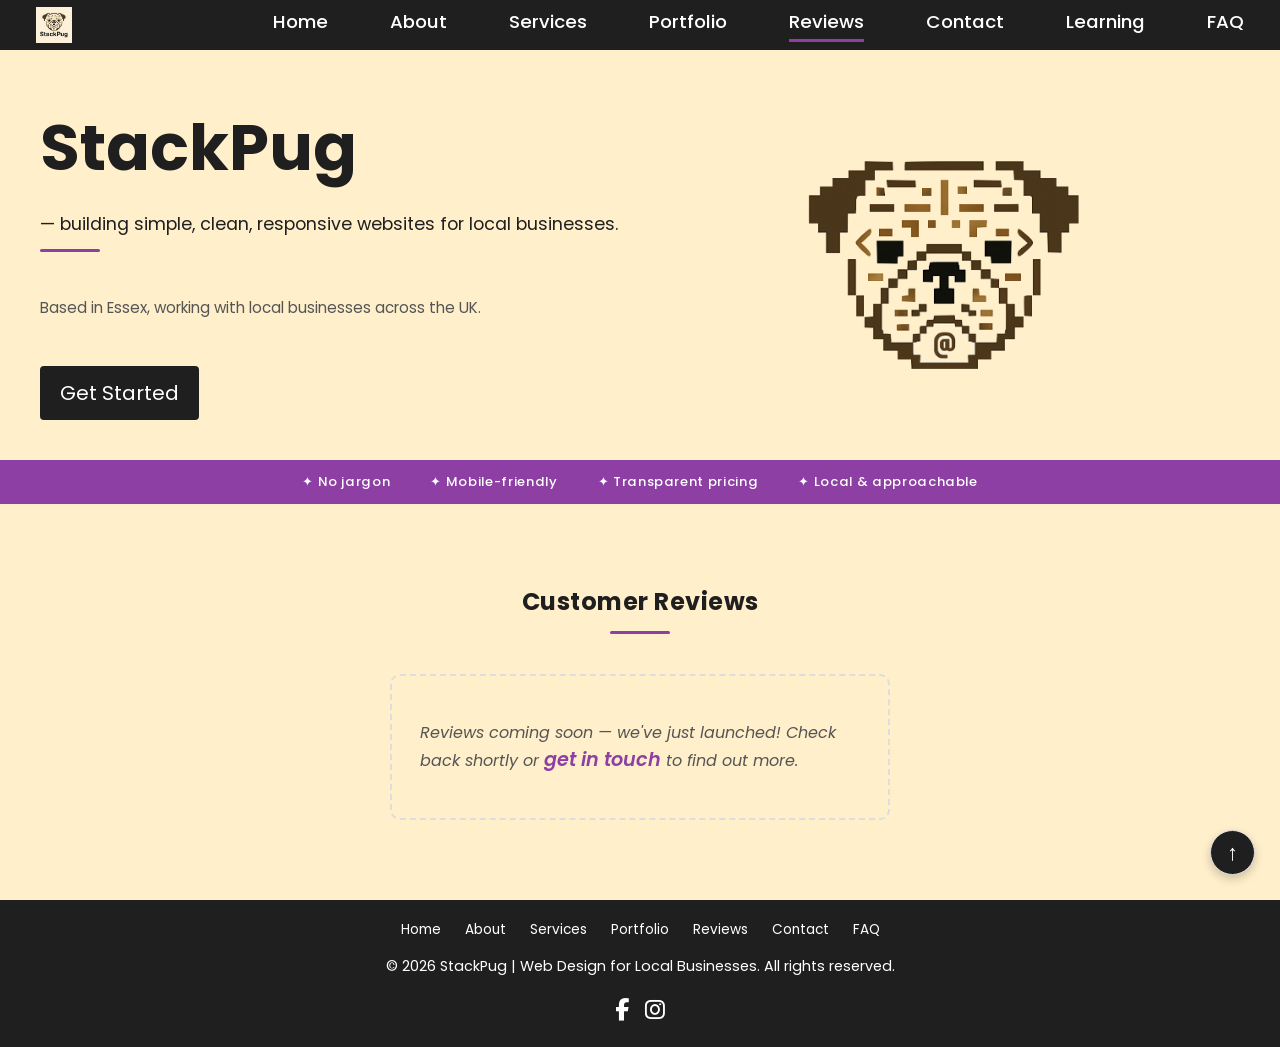
<file: reviews.html>
<!DOCTYPE html>
<html lang="en">

<head>
    <meta charset="UTF-8">
    <meta
        name="viewport"
        content="width=device-width, initial-scale=1.0"
    >
    <meta
        name="description"
        content="Affordable web design services for local businesses. Responsive websites, styling, accessibility, and maintenance packages from StackPug."
    >
    <title>Reviews | StackPug- Web Design for Local Businesses</title>

    <link
        rel="preconnect"
        href="https://fonts.googleapis.com"
    >
    <link
        rel="preconnect"
        href="https://fonts.gstatic.com"
        crossorigin
    >
    <link
        href="https://fonts.googleapis.com/css2?family=Poppins:wght@300;400;500;600;700&family=Inter:wght@400;500;600&display=swap"
        rel="stylesheet"
    >

    <link
        rel="stylesheet"
        href="styles.css"
    >
    <link
        rel="icon"
        type="image/x-icon"
        href="./images/favicon.ico"
    >
    <link
        rel="icon"
        type="image/png"
        sizes="32x32"
        href="./images/favicon-32x32.png"
    >
    <link
        rel="icon"
        type="image/png"
        sizes="16x16"
        href="./images/favicon-16x16.png"
    >
    <link
        rel="apple-touch-icon"
        sizes="180x180"
        href="./images/apple-touch-icon.png"
    >
    <link
        rel="stylesheet"
        href="https://cdnjs.cloudflare.com/ajax/libs/font-awesome/6.5.0/css/all.min.css"
    >
</head>

<body id="top">

    <header class="
    site-header">
        <nav class="main-nav">
            <a
                href="index.html"
                class="nav-logo-link"
            >
                <img
                    src="./images/stackpug-s.webp"
                    alt="StackPug logo"
                    class="nav-logo"
                    width="500"
                    height="500"
                >
            </a>
            <input
                type="checkbox"
                id="menu-toggle"
            >
            <label
                for="menu-toggle"
                class="hamburger"
            >☰</label>
            <ul class="nav-links">
                <li><a href="index.html">Home</a></li>
                <li><a href="about.html">About</a></li>
                <li><a href="services.html">Services</a></li>
                <li><a href="portfolio.html">Portfolio</a></li>
                <li><a
                        href="reviews.html"
                        class="active"
                    >Reviews</a></li>
                <li><a href="contact.html">Contact</a></li>
                <li><a href="learning.html">Learning</a></li>
                <li><a href="faq.html">FAQ</a></li>
            </ul>
        </nav>

    </header>
    <section class="hero">
        <div class="hero-content">
            <h1>
                StackPug
                <span class="tagline">— building simple, clean, responsive websites for local businesses.</span>
            </h1>
            <p class="hero-sub">Based in Essex, working with local businesses across the UK.</p>
            <a
                href="services.html"
                class="cta-button-1 first-cta"
            >Get Started</a>
        </div>
        <div class="hero-image">
            <a
                href="index.html"
                title="Home"
                aria-label="Go to homepage"
            >

                <img
                    src="./images/stackpug-face.png"
                    alt="StackPug Home logo"
                    class="hero-logo"
                    width="414"
                    height="288"
                >

            </a>




        </div>
    </section>


    <div class="trust-bar">
        <span>✦ No jargon</span>
        <span>✦ Mobile-friendly</span>
        <span>✦ Transparent pricing</span>
        <span>✦ Local &amp; approachable</span>
    </div>



    <main class="page-content">

        <section class="reviews-section">
            <h2>Customer Reviews</h2>

            <div class="reviews-grid">

                <!-- Copy and paste this card for each new review
                <div class="review-card">
                    <div class="review-stars">★★★★★</div>
                    <p class="review-text">"Hayley built us a brilliant website — fast, professional,
                        and exactly what we needed. Would highly recommend StackPug to any local business."</p>
                    <p class="review-author">— Jane Smith, Sparkle Clean</p>
                </div> -->

                <!-- Placeholder - remove when real reviews come in -->
                <div class="review-card placeholder">
                    <p>Reviews coming soon — we've just launched!
                        Check back shortly or <a
                            href="contact.html"
                            class="inline-link"
                        >get in touch</a>
                        to find out more.</p>
                </div>

            </div>
        </section>

    </main>
    <a
        href="#top"
        class="scroll-top"
    >↑</a>
    <footer>
        <nav class="footer-nav">
            <a href="index.html">Home</a>
            <a href="about.html">About</a>
            <a href="services.html">Services</a>
            <a href="portfolio.html">Portfolio</a>
            <a href="reviews.html">Reviews</a>
            <a href="contact.html">Contact</a>
            <a href="faq.html">FAQ</a>
        </nav>
        <p>© 2026 StackPug | Web Design for Local Businesses. All rights reserved.</p>
        <div class="social-links">
            <a
                href="https://www.facebook.com/stackpug"
                target="_blank"
                rel="noopener noreferrer"
                aria-label="Facebook"
            >
                <i class="fab fa-facebook-f"></i>
            </a>
            <a
                href="https://www.instagram.com/stackpug"
                target="_blank"
                rel="noopener noreferrer"
                aria-label="Instagram"
            >
                <i class="fab fa-instagram"></i>
            </a>
        </div>
    </footer>

</body>

</html>
</file>
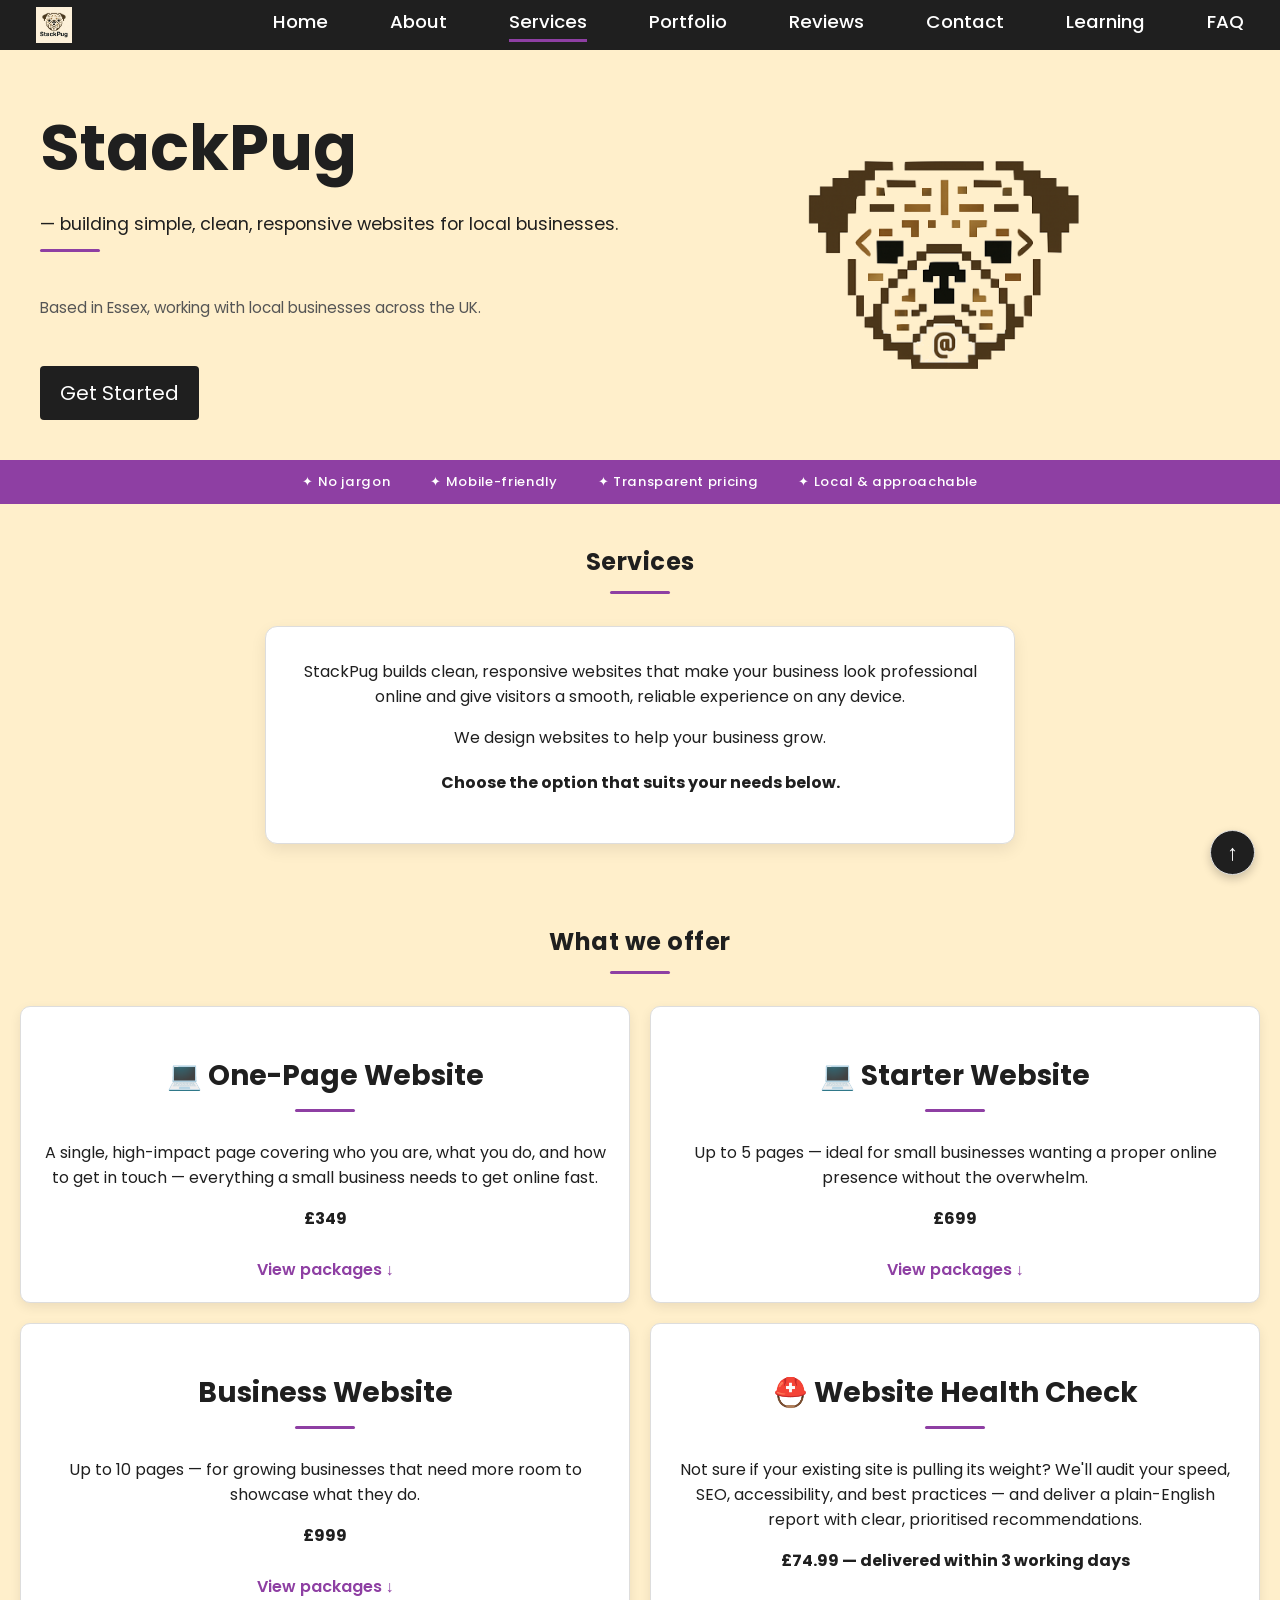
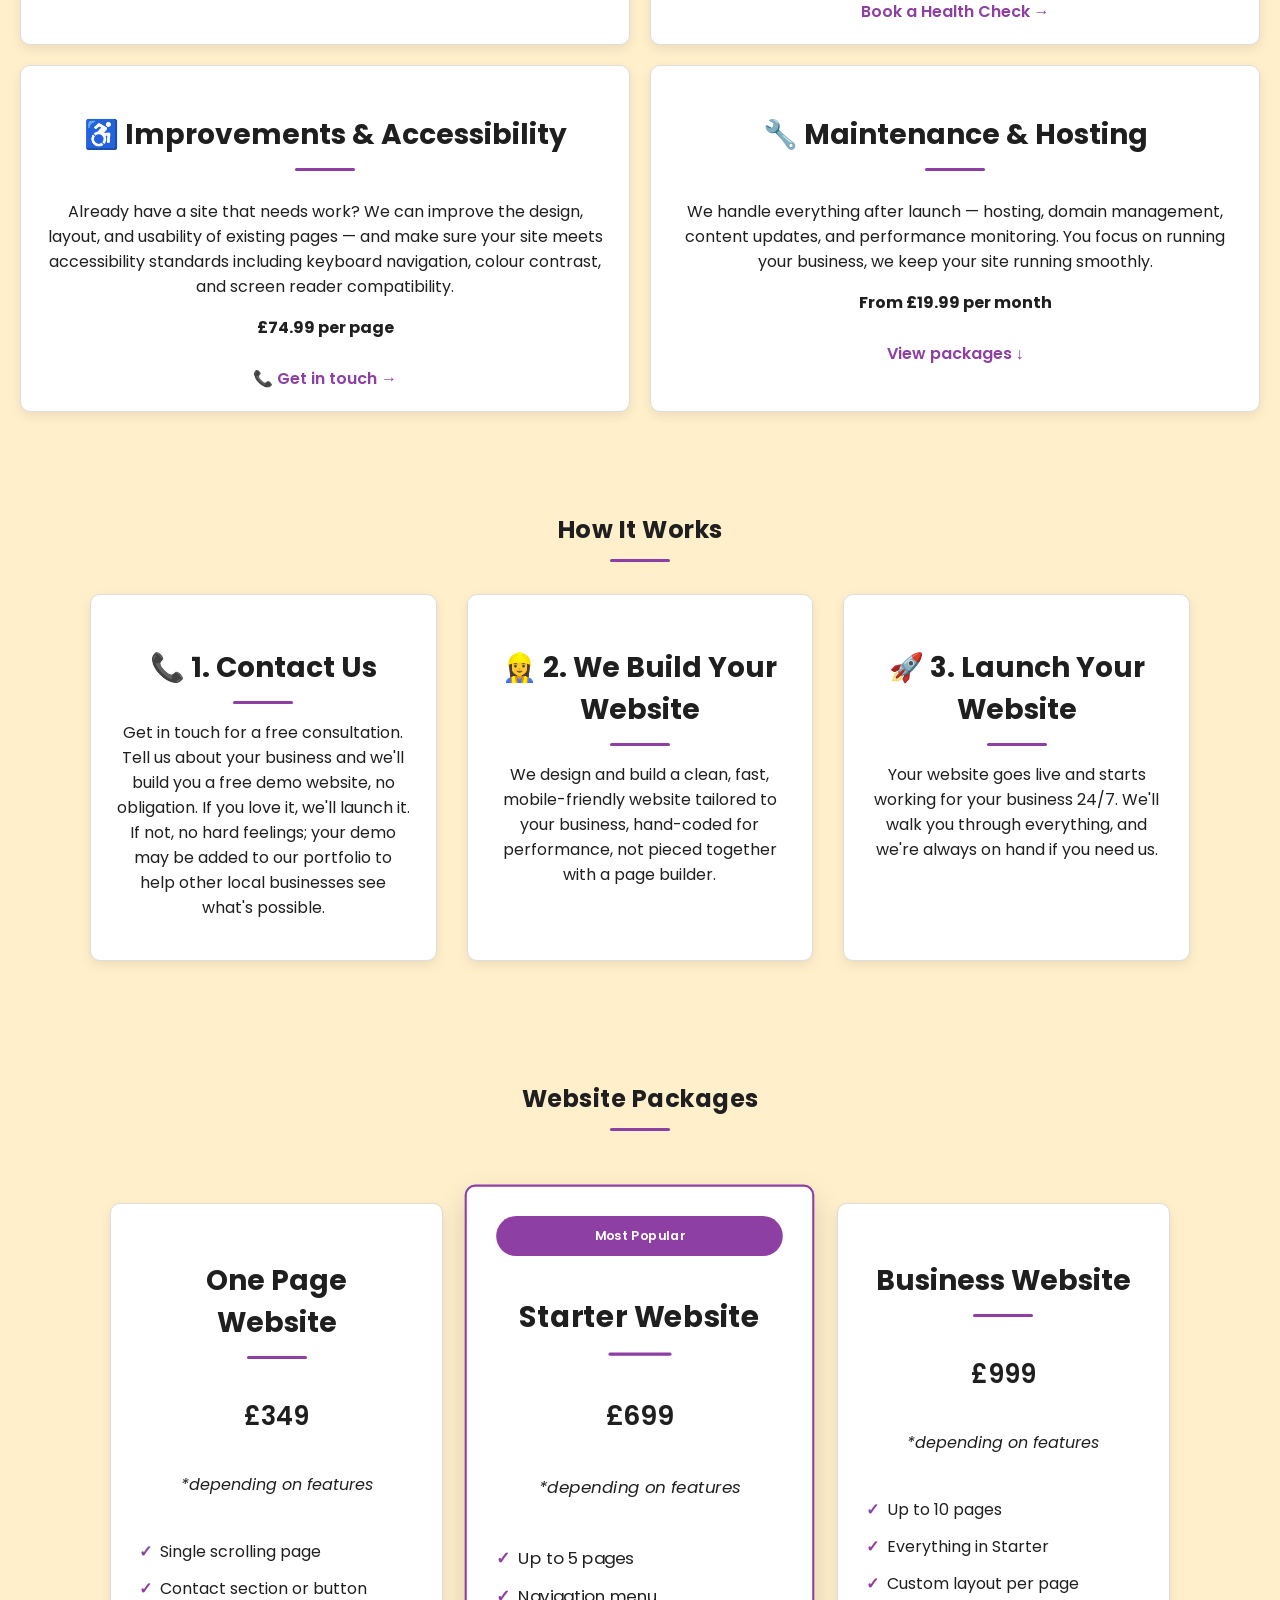
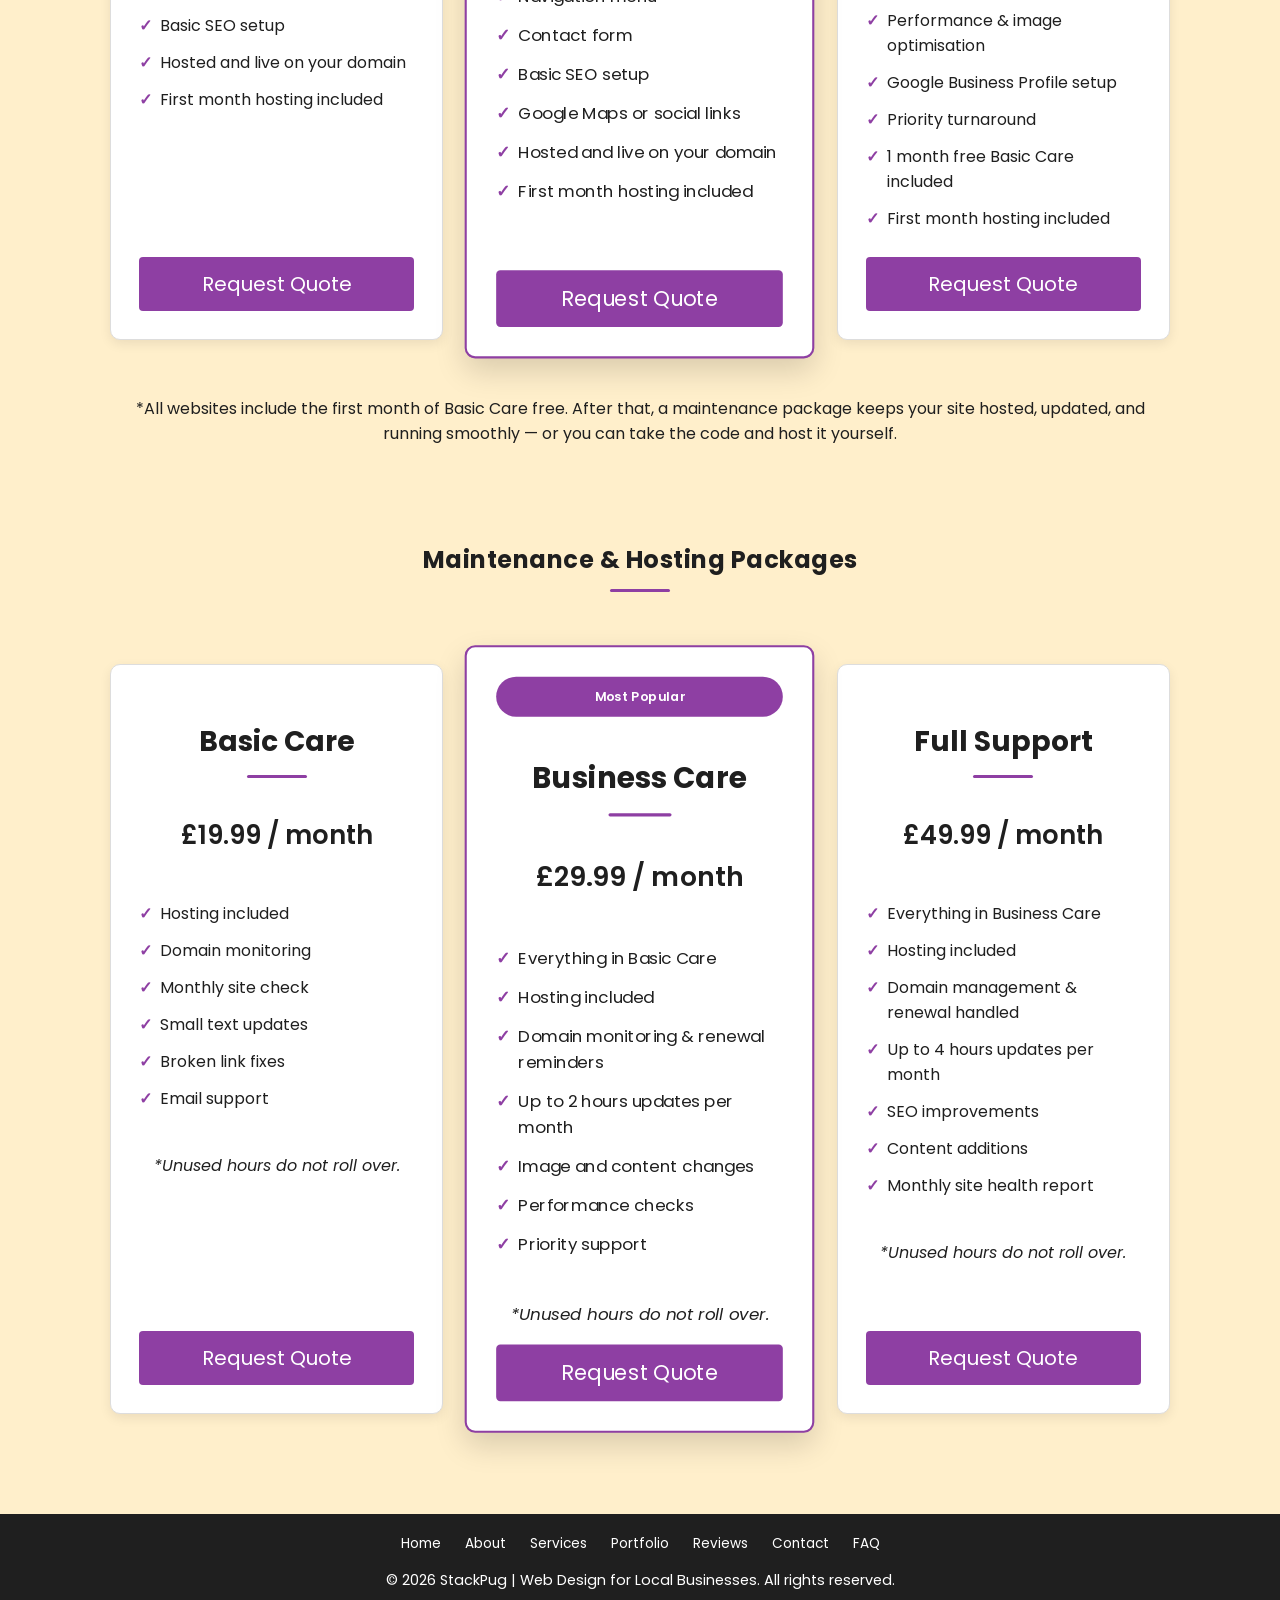
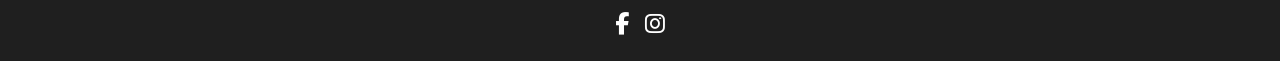
<file: services.html>
<!DOCTYPE html>
<html lang="en">

<head>
    <meta charset="UTF-8">
    <meta
        name="viewport"
        content="width=device-width, initial-scale=1.0"
    >
    <meta
        name="description"
        content="Affordable web design services for local businesses. Responsive websites, styling, accessibility, and maintenance packages from StackPug."
    >
    <title>Services | StackPug- Web Design for Local Businesses</title>

    <link
        rel="preconnect"
        href="https://fonts.googleapis.com"
    >
    <link
        rel="preconnect"
        href="https://fonts.gstatic.com"
        crossorigin
    >
    <link
        href="https://fonts.googleapis.com/css2?family=Poppins:wght@300;400;500;600;700&family=Inter:wght@400;500;600&display=swap"
        rel="stylesheet"
    >

    <link
        rel="stylesheet"
        href="styles.css"
    >
    <link
        rel="icon"
        type="image/x-icon"
        href="./images/favicon.ico"
    >
    <link
        rel="icon"
        type="image/png"
        sizes="32x32"
        href="./images/favicon-32x32.png"
    >
    <link
        rel="icon"
        type="image/png"
        sizes="16x16"
        href="./images/favicon-16x16.png"
    >
    <link
        rel="apple-touch-icon"
        sizes="180x180"
        href="./images/apple-touch-icon.png"
    >
    <link
        rel="stylesheet"
        href="https://cdnjs.cloudflare.com/ajax/libs/font-awesome/6.5.0/css/all.min.css"
    >
</head>

<body id="top">

    <header class="
    site-header">
        <nav class="main-nav">
            <a
                href="index.html"
                class="nav-logo-link"
            >
                <img
                    src="./images/stackpug-s.webp"
                    alt="StackPug logo"
                    class="nav-logo"
                    width="500"
                    height="500"
                >
            </a>
            <input
                type="checkbox"
                id="menu-toggle"
            >
            <label
                for="menu-toggle"
                class="hamburger"
            >☰</label>
            <ul class="nav-links">
                <li><a href="index.html">Home</a></li>
                <li><a href="about.html">About</a></li>
                <li><a
                        href="services.html"
                        class="active"
                    >Services</a></li>
                <li><a href="portfolio.html">Portfolio</a></li>
                <li><a href="reviews.html">Reviews</a></li>
                <li><a href="contact.html">Contact</a></li>
                <li><a href="learning.html">Learning</a></li>
                <li><a href="faq.html">FAQ</a></li>
            </ul>
        </nav>



    </header>
    <section class="hero">
        <div class="hero-content">
            <h1>
                StackPug
                <span class="tagline">— building simple, clean, responsive websites for local businesses.</span>
            </h1>
            <p class="hero-sub">Based in Essex, working with local businesses across the UK.</p>
            <a
                href="contact.html"
                class="cta-button-1 first-cta"
            >Get Started</a>
        </div>
        <div class="hero-image">
            <a
                href="index.html"
                title="Home"
                aria-label="Go to homepage"
            >

                <img
                    src="./images/stackpug-face.png"
                    alt="StackPug Home logo"
                    class="hero-logo"
                    width="414"
                    height="288"
                >

            </a>




        </div>
    </section>


    <div class="trust-bar">
        <span>✦ No jargon</span>
        <span>✦ Mobile-friendly</span>
        <span>✦ Transparent pricing</span>
        <span>✦ Local &amp; approachable</span>
    </div>



    <main>
        <section class="page-content">
            <h2>Services</h2>
            <div class="content-box content-box--narrow">
                <p>StackPug builds clean, responsive websites that make your business look professional online and give
                    visitors a smooth, reliable experience on any device.</p>
                <p>We design websites to help your business grow.</p>
                <p id="choose-p"><strong>Choose the option that suits your needs below.</strong></p>
            </div>
        </section>
        <section
            id="services"
            class="services"
        >
            <h2>What we offer</h2>
            <div class="services-grid">

                <div class="service-box">
                    <h3>💻 One-Page Website</h3>
                    <p>A single, high-impact page covering who you are, what you do, and how to get in touch —
                        everything a small business needs to get online fast.</p>
                    <p><strong>£349</strong></p>
                    <a
                        href="#web-packages"
                        class="view-packages"
                    >View packages ↓</a>
                </div>

                <div class="service-box">
                    <h3>💻 Starter Website</h3>
                    <p>Up to 5 pages — ideal for small businesses wanting a proper online presence without the
                        overwhelm.</p>
                    <p><strong>£699</strong></p>
                    <a
                        href="#web-packages"
                        class="view-packages"
                    >View packages ↓</a>
                </div>

                <div class="service-box">
                    <h3>Business Website</h3>
                    <p>Up to 10 pages — for growing businesses that need more room to showcase what they do.</p>
                    <p><strong>£999</strong></p>
                    <a
                        href="#web-packages"
                        class="view-packages"
                    >View packages ↓</a>
                </div>

                <div class="service-box">
                    <h3>⛑️ Website Health Check</h3>
                    <p>Not sure if your existing site is pulling its weight? We'll audit your speed, SEO, accessibility,
                        and best practices — and deliver a plain-English report with clear, prioritised recommendations.
                    </p>
                    <p><strong>£74.99 — delivered within 3 working days</strong></p>
                    <a
                        href="contact.html"
                        class="view-packages"
                    >Book a Health Check →</a>
                </div>

                <div class="service-box">
                    <h3>♿️ Improvements & Accessibility</h3>
                    <p>Already have a site that needs work? We can improve the design, layout, and usability of existing
                        pages — and make sure your site meets accessibility standards including keyboard navigation,
                        colour contrast, and screen reader compatibility.</p>
                    <p><strong>£74.99 per page</strong></p>
                    <a
                        href="contact.html"
                        class="view-packages"
                    >📞 Get in touch →</a>
                </div>

                <div class="service-box">
                    <h3>🔧 Maintenance & Hosting</h3>
                    <p>We handle everything after launch — hosting, domain management, content updates, and performance
                        monitoring. You focus on running your business, we keep your site running smoothly.</p>
                    <p><strong>From £19.99 per month</strong></p>
                    <a
                        href="#maintenance-packages"
                        class="view-packages"
                    >View packages ↓</a>
                </div>

            </div>
        </section>
        <section class="how-it-works">

            <h2>How It Works</h2>

            <div class="process-grid">

                <div class="process-box">
                    <h3>📞 1. Contact Us</h3>
                    <p>Get in touch for a free consultation. Tell us about your business and we'll build you a free demo
                        website, no obligation. If you love it, we'll launch it. If not, no hard feelings; your demo
                        may be added to our portfolio to help other local businesses see what's possible.</p>
                </div>

                <div class="process-box">
                    <h3>👷‍♀️ 2. We Build Your Website</h3>
                    <p>We design and build a clean, fast, mobile-friendly website tailored to your business, hand-coded
                        for performance, not pieced together with a page builder.</p>
                </div>

                <div class="process-box">
                    <h3>🚀 3. Launch Your Website</h3>
                    <p>Your website goes live and starts working for your business 24/7. We'll walk you through
                        everything, and we're always on hand if you need us.</p>
                </div>

            </div>

        </section>
        <section class="web-packages">
            <h2>Website Packages</h2>
            <div
                class="web-packages-grid"
                id="web-packages"
            >

                <div class="web-package-box">
                    <h3>One Page<br>Website</h3>
                    <p class="price">£349</p>
                    <p><i>*depending on features</i></p>
                    <ul>
                        <li><span class="tick">✓</span> Single scrolling page</li>
                        <li><span class="tick">✓</span> Contact section or button</li>
                        <li><span class="tick">✓</span> Basic SEO setup</li>
                        <li><span class="tick">✓</span> Hosted and live on your domain</li>
                        <li><span class="tick">✓</span> First month hosting included</li>
                    </ul>
                    <a
                        href="contact.html"
                        class="quote-btn"
                    >Request Quote</a>
                </div>

                <div class="web-package-box featured">
                    <span class="badge">Most Popular</span>
                    <h3>Starter Website</h3>
                    <p class="price">£699</p>
                    <p><i>*depending on features</i></p>
                    <ul>
                        <li><span class="tick">✓</span> Up to 5 pages</li>
                        <li><span class="tick">✓</span> Navigation menu</li>
                        <li><span class="tick">✓</span> Contact form</li>
                        <li><span class="tick">✓</span> Basic SEO setup</li>
                        <li><span class="tick">✓</span> Google Maps or social links</li>
                        <li><span class="tick">✓</span> Hosted and live on your domain</li>
                        <li><span class="tick">✓</span> First month hosting included</li>
                    </ul>
                    <a
                        href="contact.html"
                        class="quote-btn"
                    >Request Quote</a>
                </div>

                <div class="web-package-box">
                    <h3>Business Website</h3>
                    <p class="price">£999</p>
                    <p><i>*depending on features</i></p>
                    <ul>
                        <li><span class="tick">✓</span> Up to 10 pages</li>
                        <li><span class="tick">✓</span> Everything in Starter</li>
                        <li><span class="tick">✓</span> Custom layout per page</li>
                        <li><span class="tick">✓</span> Performance & image optimisation</li>
                        <li><span class="tick">✓</span> Google Business Profile setup</li>
                        <li><span class="tick">✓</span> Priority turnaround</li>
                        <li><span class="tick">✓</span> 1 month free Basic Care included</li>
                        <li><span class="tick">✓</span> First month hosting included</li>
                    </ul>
                    <a
                        href="contact.html"
                        class="quote-btn"
                    >Request Quote</a>
                </div>

            </div>
            <p class="package-footnote">*All websites include the first month of Basic Care free. After that, a
                maintenance
                package keeps your site hosted, updated, and running smoothly — or you can take the code and host it
                yourself.</p>
        </section>

        <section
            class="maintenance-packages"
            id="maintenance-packages"
        >
            <h2>Maintenance & Hosting Packages</h2>

            <div class="maintenance-packages-grid">

                <div class="maintenance-package-box">
                    <h3>Basic Care</h3>
                    <p class="price">£19.99 / month</p>
                    <ul>
                        <li><span class="tick">✓</span> Hosting included</li>
                        <li><span class="tick">✓</span> Domain monitoring</li>
                        <li><span class="tick">✓</span> Monthly site check</li>
                        <li><span class="tick">✓</span> Small text updates</li>
                        <li><span class="tick">✓</span> Broken link fixes</li>
                        <li><span class="tick">✓</span> Email support</li>
                    </ul>
                    <p class="package-note"><i>*Unused hours do not roll over.</i></p>
                    <a
                        href="contact.html"
                        class="quote-btn"
                    >Request Quote</a>
                </div>

                <div class="maintenance-package-box featured">
                    <span class="badge">Most Popular</span>
                    <h3>Business Care</h3>
                    <p class="price">£29.99 / month</p>
                    <ul>
                        <li><span class="tick">✓</span> Everything in Basic Care</li>
                        <li><span class="tick">✓</span> Hosting included</li>
                        <li><span class="tick">✓</span> Domain monitoring & renewal reminders</li>
                        <li><span class="tick">✓</span> Up to 2 hours updates per month</li>
                        <li><span class="tick">✓</span> Image and content changes</li>
                        <li><span class="tick">✓</span> Performance checks</li>
                        <li><span class="tick">✓</span> Priority support</li>
                    </ul>
                    <p class="package-note"><i>*Unused hours do not roll over.</i></p>
                    <a
                        href="contact.html"
                        class="quote-btn"
                    >Request Quote</a>
                </div>

                <div class="maintenance-package-box">
                    <h3>Full Support</h3>
                    <p class="price">£49.99 / month</p>
                    <ul>
                        <li><span class="tick">✓</span> Everything in Business Care</li>
                        <li><span class="tick">✓</span> Hosting included</li>
                        <li><span class="tick">✓</span> Domain management & renewal handled</li>
                        <li><span class="tick">✓</span> Up to 4 hours updates per month</li>
                        <li><span class="tick">✓</span> SEO improvements</li>
                        <li><span class="tick">✓</span> Content additions</li>
                        <li><span class="tick">✓</span> Monthly site health report</li>
                    </ul>
                    <p class="package-note"><i>*Unused hours do not roll over.</i></p>
                    <a
                        href="contact.html"
                        class="quote-btn"
                    >Request Quote</a>
                </div>

            </div>
        </section>
    </main>
    <a
        href="#top"
        class="scroll-top"
    >↑</a>
    <footer>
        <nav class="footer-nav">
            <a href="index.html">Home</a>
            <a href="about.html">About</a>
            <a href="services.html">Services</a>
            <a href="portfolio.html">Portfolio</a>
            <a href="reviews.html">Reviews</a>
            <a href="contact.html">Contact</a>
            <a href="faq.html">FAQ</a>
        </nav>
        <p>© 2026 StackPug | Web Design for Local Businesses. All rights reserved.</p>
        <div class="social-links">
            <a
                href="https://www.facebook.com/stackpug"
                target="_blank"
                rel="noopener noreferrer"
                aria-label="Facebook"
            >
                <i class="fab fa-facebook-f"></i>
            </a>
            <a
                href="https://www.instagram.com/stackpug"
                target="_blank"
                rel="noopener noreferrer"
                aria-label="Instagram"
            >
                <i class="fab fa-instagram"></i>
            </a>
        </div>
    </footer>
</body>

</html>
</file>
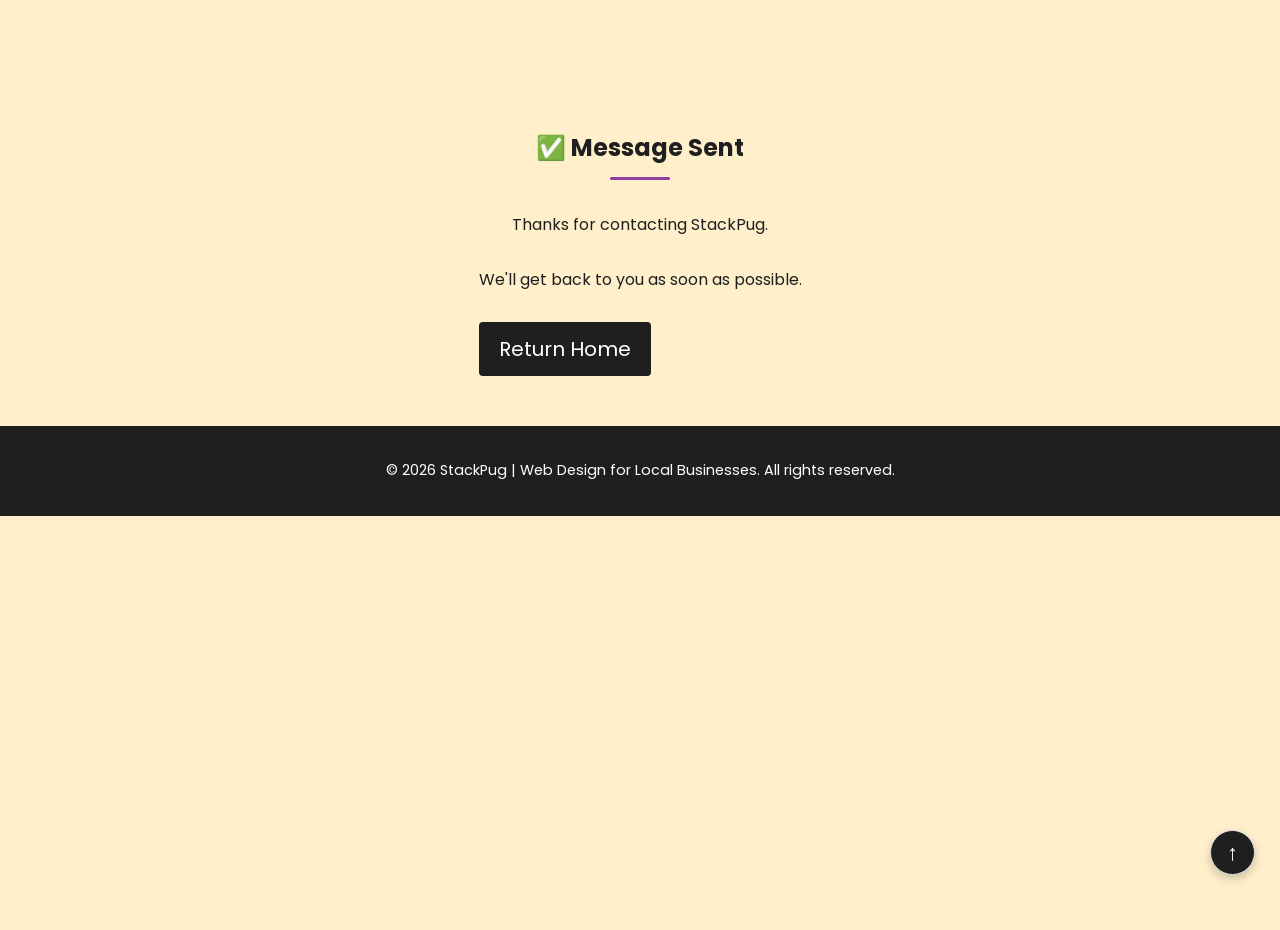
<file: thank-you.html>
<!doctype html>
<html lang="en">

<head>
    <meta charset="UTF-8">
    <meta
        name="viewport"
        content="width=device-width, initial-scale=1.0"
    >
    <meta
        name="description"
        content="Affordable web design services for local businesses. Responsive websites, styling, accessibility, and maintenance packages from StackPug."
    >
    <title>Message Sent | StackPug- Web Design for Local Businesses</title>
    <link
        rel="stylesheet"
        href="styles.css"
    >
    <link
        rel="preconnect"
        href="https://fonts.googleapis.com"
    >
    <link
        rel="preconnect"
        href="https://fonts.gstatic.com"
        crossorigin
    >
    <link
        href="https://fonts.googleapis.com/css2?family=Poppins:wght@300;400;500;600;700&family=Inter:wght@400;500;600&display=swap"
        rel="stylesheet"
    >
    <link
        rel="icon"
        type="image/x-icon"
        href="./images/favicon.ico"
    >
    <link
        rel="icon"
        type="image/png"
        sizes="32x32"
        href="./images/favicon-32x32.png"
    >
    <link
        rel="icon"
        type="image/png"
        sizes="16x16"
        href="./images/favicon-16x16.png"
    >
    <link
        rel="apple-touch-icon"
        sizes="180x180"
        href="./images/apple-touch-icon.png"
    >
</head>

<body id="top">

    <section class="contact-section">
        <h1>✅ Message Sent</h1>
        <p>Thanks for contacting StackPug.</p>
        <p>We'll get back to you as soon as possible.</p>

        <a
            href="index.html"
            title="Home"
            aria-label="Go to homepage"
            class="cta-button-1"
        >Return Home</a>
    </section>
    <a
        href="#top"
        class="scroll-top"
    >↑</a>
    <footer>
        <p>© 2026 StackPug | Web Design for Local Businesses. All rights reserved.</p>
    </footer>
</body>

</html>
</file>
<file: styles.css>
/* ======================================================
   STACKPUG — styles.css
   
   CONTENTS:
   1.  Root / Variables
   2.  Reset & Base
   3.  Typography
   4.  Layout & Navigation
   5.  Buttons
   6.  Cards & Shared Components
   7.  Trust Bar & Callouts
   8.  Footer
   9.  Index Page — Hero
   10. Index Page — Why / Choose / Services Sections
   11. Services Page — Packages & Process
   12. Contact Page
   13. FAQ Page
   14. Portfolio Page
   15. Responsive — All Media Queries
   16. Accessibility
====================================================== */


/* ======================================================
   1. ROOT / VARIABLES
====================================================== */

:root {
    --charcoal: #1F1F1F;
    --purple: #8e3fa3;
    --purple-dark: #8e3fa3;
    --purple-light: #f3e6f7;
    --cream: #FFEFCB;
    --white: #ffffff;
    --border: #ddd;
    --text-muted: #555;
}


/* ======================================================
   2. RESET & BASE
====================================================== */

* {
    box-sizing: border-box;
}

html,
body {
    margin: 0;
    padding-top: 30px;
    font-family: 'Poppins', sans-serif;
    font-size: 100%;
    color: var(--charcoal);
    background: var(--cream);
    scroll-behavior: smooth;
    display: flex;
    flex-direction: column;
    min-height: 100vh;
}

button,
input,
textarea {
    font-family: inherit;
}

section {
    padding: 60px 20px;
}


/* ======================================================
   3. TYPOGRAPHY
====================================================== */

h1,
h2 {
    position: relative;
    margin-bottom: 32px;
    text-align: center;
}

h2 {
    margin-top: 0;
    font-weight: 700;
    letter-spacing: 0.5px;
    scroll-margin-top: 90px;
}

h3 {
    font-size: 1.75rem;
}

/* Purple underline decoration on headings */
h1::after,
h2::after,
h3::after {
    content: "";
    display: block;
    width: 60px;
    height: 3px;
    background: var(--purple);
    margin: 12px auto 0;
    border-radius: 2px;
}

.portfolio-h2 {
    margin-top: 60px;
}

i:not(.checkbox-box):not(.fab) :not(.colored) {
    font-size: 0.5em;
    color: var(--text-muted);
}

input:not([type="checkbox"]):focus {
    outline: none;
    border: 2px solid #7c6cfc;
    box-shadow: 0 0 0 3px rgba(124, 108, 252, 0.3);
}


/* ======================================================
   4. LAYOUT & NAVIGATION
====================================================== */

.site-header {
    display: flex;
    flex-direction: column;
    align-items: center;
    text-align: center;
}

/* Logo below nav (used on most pages) */
.slogo {
    width: 180px;
    max-width: 80%;
    border-radius: 10px;
    border: 1px solid black;
    cursor: pointer;
    transition: transform 0.25s ease, box-shadow 0.25s ease, filter 0.25s ease;
}

.slogo:hover {
    transform: translateY(-4px) scale(1.03);
    box-shadow: 0 14px 28px rgba(0, 0, 0, 0.2);
}

/* Small logo inside the navbar */
.nav-logo {
    height: 36px;
    width: auto;
    display: block;
}

/* Fixed top navbar */
.main-nav {
    position: fixed;
    height: 50px;
    top: 0;
    left: 0;
    width: 100%;
    background: var(--charcoal);
    padding: 5px 20px;
    z-index: 1000;
    display: flex;
    align-items: center;
    justify-content: space-between;
}

.main-nav ul {
    list-style: none;
    margin: 0;
    padding: 0;
}

.main-nav a {
    margin: 0 16px;
    font-size: 1.15rem;
    text-decoration: none;
    font-weight: 500;
    color: var(--white);
    display: inline-block;
    position: relative;
    transition: 0.25s ease;
}

.main-nav a:hover {
    transform: translateY(-4px);
}

.main-nav a:active {
    color: var(--purple);
}

.nav-links a.active {
    border-bottom: 3px solid var(--purple);
    padding-bottom: 4px;
}

/* Hamburger toggle */
#menu-toggle {
    display: none;
}

.hamburger {
    font-size: 28px;
    color: var(--white);
    cursor: pointer;
}

/* Mobile dropdown menu */
.nav-links {
    display: none;
    position: absolute;
    top: 100%;
    left: 0;
    width: 100%;
    background: var(--charcoal);
    flex-direction: column;
    text-align: center;
    padding: 10px 0;
    z-index: 999;
}

/* The ~ selector means "any following sibling" so logo position in HTML doesn't matter */
#menu-toggle:checked~.hamburger~.nav-links {
    display: flex;
}

.page-content {
    max-width: 1100px;
    margin: 0 auto;
    padding: 40px 20px;
    flex: 1;
}

.scroll-top {
    position: fixed;
    bottom: 25px;
    right: 25px;
    background: var(--charcoal);
    color: var(--white);
    border: 1px solid var(--border);
    width: 45px;
    height: 45px;
    border-radius: 50%;
    display: flex;
    align-items: center;
    justify-content: center;
    font-size: 22px;
    text-decoration: none;
    box-shadow: 0 4px 10px rgba(0, 0, 0, 0.2);
    transition: 0.25s ease;
    z-index: 1000;
}

.scroll-top:hover {
    transform: translateY(-4px);
    box-shadow: 0 8px 18px rgba(0, 0, 0, 0.25);
}


/* ======================================================
   5. BUTTONS
====================================================== */

.cta-button-1 {
    display: inline-block;
    background: var(--charcoal);
    color: var(--white);
    padding: 12px 20px;
    font-size: 1.25rem;
    text-decoration: none;
    border-radius: 4px;
    transition: 0.25s ease;
}




/* Extra top margin on the hero CTA specifically */
.cta-button-1.first-cta {
    margin-top: 32px;
}

.cta-button-1:hover {
    background: var(--purple-dark);
    transform: translateY(-4px);
    box-shadow: 0 10px 22px rgba(0, 0, 0, 0.18);
}

.cta-button-2 {
    display: inline-block;
    background: var(--charcoal);
    color: var(--white);
    padding: 12px 20px;
    font-size: 1.25rem;
    text-decoration: none;
    border-radius: 4px;
    margin: 20px 0;
    transition: 0.25s ease;
}

.cta-button-2:hover {
    background: #333;
    transform: translateY(-4px);
    box-shadow: 0 10px 22px rgba(0, 0, 0, 0.18);
}

button[type="submit"] {
    display: inline-block;
    background: var(--purple);
    color: var(--white);
    padding: 12px 20px;
    font-size: 1.25rem;
    border: none;
    border-radius: 5px;
    transition: 0.25s ease;
    align-self: center;
    cursor: pointer;
}

button[type="submit"]:hover {
    background: var(--purple-dark);
    transform: translateY(-4px);
    box-shadow: 0 10px 22px rgba(0, 0, 0, 0.18);
}

.quote-btn {
    display: flex;
    justify-content: center;
    align-items: center;
    background: var(--purple);
    color: var(--white);
    padding: 12px 20px;
    font-size: 1.25rem;
    text-decoration: none;
    border-radius: 4px;
    transition: 0.25s ease;
}

.quote-btn:hover {
    background: var(--purple-dark);
    box-shadow: 0 10px 22px rgba(0, 0, 0, 0.18);
}

.view-packages {
    display: inline-block;
    margin-top: 10px;
    font-weight: 600;
    text-decoration: none;
    color: var(--purple);
}

.view-packages:hover {
    text-decoration: underline;
}

.inline-link {
    color: var(--purple);
    font-weight: 600;
    text-decoration: none;
}

.inline-link:hover {
    text-decoration: underline;
    color: var(--purple-dark);
}


/* ======================================================
   6. CARDS & SHARED COMPONENTS
====================================================== */

.content-box {
    background: white;
    border-radius: 12px;
    border: 1px solid var(--border);
    box-shadow: 0 6px 16px rgba(0, 0, 0, 0.08);
    text-align: center;
    padding: 28px;
}

.content-box p {
    margin: 0 auto;
}

/* Shared padding for card types */
.service-box,
.why-box,
.choose-box,
.package-box {
    padding: 28px;
}

/* Shared hover lift for all card types */
.service-box,
.why-box,
.choose-box,
.package-box,
.process-box {
    transition: transform 0.25s ease, box-shadow 0.25s ease;
}

.service-box:hover,
.why-box:hover,
.choose-box:hover,
.package-box:hover,
.process-box:hover {
    transform: translateY(-8px);
    box-shadow: 0 16px 32px rgba(0, 0, 0, 0.12);
}

/* Service box is also a link */
.service-box {
    display: block;
    text-decoration: none;
    color: inherit;
    background: white;
    padding: 20px;
    border-radius: 10px;
    border: 1px solid var(--border);
    box-shadow: 0 4px 12px rgba(0, 0, 0, 0.08);
}

/* Browser window component — used in portfolio and why section */
.browser-dot {
    width: 10px;
    height: 10px;
    border-radius: 50%;
    flex-shrink: 0;
}

.dot-red {
    background: #ff5f57;
}

.dot-amber {
    background: #febc2e;
}

.dot-green {
    background: #28c840;
}

.browser-url {
    flex: 1;
    background: white;
    border: 1px solid var(--border);
    border-radius: 4px;
    padding: 3px 8px;
    font-size: 0.7rem;
    color: var(--text-muted);
    font-family: 'Inter', sans-serif;
    margin-left: 6px;
    white-space: nowrap;
    overflow: hidden;
    text-overflow: ellipsis;
}


/* ======================================================
   7. TRUST BAR & CALLOUTS
====================================================== */

.trust-bar {
    background-color: var(--purple);
    color: var(--white);
    display: flex;
    justify-content: center;
    flex-wrap: wrap;
    gap: 0.8rem 2.5rem;
    padding: 0.75rem 1.5rem;
    font-size: 0.82rem;
    font-weight: 500;
    letter-spacing: 0.05em;
}

.callout-2 {
    background: var(--purple);
    color: var(--white);
    padding: 12px 20px;
    margin: 20px 0;
    text-align: center;
    border-radius: 5px;
    font-size: 1rem;
}

.callout-2 p {
    margin: 8px 0;
}

.social-callout {
    background: var(--white);
    border-left: 4px solid var(--purple);
    border-radius: 0 10px 10px 0;
    padding: 28px 32px;
    margin-top: 20px;
    margin-bottom: 20px;
    box-shadow: 0 4px 12px rgba(0, 0, 0, 0.08);
}

.social-callout h3 {
    color: var(--purple-dark);
    margin-bottom: 12px;
}

.social-callout h3::after {
    display: none;
    /* removes the purple underline decoration */
}

.social-callout p {
    color: var(--text-muted);
    margin: 0 0 0.4rem 0;
    line-height: 1.7;
}

.social-callout p:last-child {
    margin: 0 0 0.4rem 0;
    color: var(--text-muted);
    font-weight: 500;
}

.social-callout-2 {
    margin-bottom: 0;
}

/* ======================================================
   8. FOOTER
====================================================== */

footer {
    background: var(--charcoal);
    color: var(--white);
    text-align: center;
    padding: 20px;
    font-size: 0.9rem;
}

.footer-nav {
    display: flex;
    flex-wrap: wrap;
    justify-content: center;
    gap: 0.5rem 1.5rem;
    margin-bottom: 16px;
}

.footer-nav a {
    color: var(--white);
    text-decoration: none;
    font-size: 0.85rem;
    transition: color 0.25s ease;
}

.footer-nav a:hover {
    color: var(--purple);
}

.social-links {
    display: flex;
    gap: 1rem;
    justify-content: center;
    margin-top: 1rem;
}

.social-links a {
    color: var(--white);
    font-size: 1.4rem;
    transition: color 0.2s ease;
}

.social-links a:hover {
    color: var(--purple-dark);
}

/* ======================================================
   9. INDEX PAGE — HERO
====================================================== */

.hero {
    display: grid;
    grid-template-columns: 1fr 1fr;
    gap: 40px;
    padding: 40px 40px 40px;
    text-align: left;
    align-items: center;
}

.hero-content {
    display: flex;
    flex-direction: column;
    align-items: flex-start;
}

.hero h1 {
    font-size: clamp(2rem, 6vw, 4rem);
    margin-top: 0;
    text-align: left;
}

/* Left-align the purple underline on the hero h1 */
.hero h1::after {
    margin: 12px 0 0;
}

.hero-sub {
    font-size: 0.95rem;
    color: var(--text-muted);
    margin-top: 12px;
}

.hero-image {
    display: flex;
    justify-content: center;
    align-items: center;
}

.hero-logo {
    width: 100%;
    max-width: 350px;
    height: auto;
    border: none;
    border-radius: 0;
}

.tagline {
    font-size: 1.1rem;
    /* was 0.75em which made it tiny */
    font-weight: 400;
    display: block;
    margin-top: 16px;
    color: var(--charcoal);
}

.ginny-photo {
    display: block;
    margin: 1rem auto;
    border-radius: 50%;
    width: 250px;
    height: 250px;
    object-fit: cover;
    object-position: center 5%;
    margin-top: 2rem;

}

/* ======================================================
   10. INDEX PAGE — WHY / CHOOSE / SERVICES SECTIONS
====================================================== */

.why-website,
.why-choose,
.services,
.packages {
    padding: 40px 20px;
    width: 100%;
}

.why-website,
.why-choose {
    text-align: center;
    margin: 0 auto;
}

.why-choose {
    display: flex;
    flex-direction: column;
}

.why-website h2,
.why-choose h2,
.services h2 {
    font-size: 1.5rem;
    margin-bottom: 32px;
}

.why-grid {
    display: grid;
    grid-template-columns: repeat(2, 1fr);
    gap: 20px;
}

.why-box {
    background: white;
    padding: 20px;
    border-radius: 10px;
    border: 1px solid var(--border);
    box-shadow: 0 4px 12px rgba(0, 0, 0, 0.08);
    max-width: 1100px;
}

.choose-grid {
    display: grid;
    grid-template-columns: repeat(2, 1fr);
    gap: 20px;
}

.choose-box {
    background: white;
    padding: 20px;
    border-radius: 10px;
    border: 1px solid var(--border);
    box-shadow: 0 4px 12px rgba(0, 0, 0, 0.08);
}

.content-box p {
    margin-bottom: 1rem;
}

.content-box-title {
    text-align: center;
}

.content-box--narrow {
    max-width: 750px;
    margin: 0 auto;
    padding: 2rem;
}

.already-box ul {
    text-align: left;
    display: inline-block;
}

.already-box {
    margin: 0 auto;
}

.already-grid {
    display: grid;
    grid-template-columns: 1fr;
    justify-items: center;
}

/* Affordable and hosting span full width, centred */
.affordable,
.hosting {
    grid-column: 1 / -1;
    max-width: 630px;
    margin: 0 auto;
    width: 100%;
}

.hosting-box {
    margin-top: 20px;
}

.services {
    text-align: center;
    margin: 0 auto;
    display: flex;
    flex-direction: column;
}

.services-grid {
    display: grid;
    grid-template-columns: repeat(2, 1fr);
    gap: 20px;
}

#choose-p {
    margin-top: 20px;
}


/* ======================================================
   11. SERVICES PAGE — PACKAGES & PROCESS
====================================================== */

.web-packages,
.maintenance-packages {
    padding: 60px 20px;
    text-align: center;
    margin: 0 auto;
    display: flex;
    flex-direction: column;
    max-width: 1100px;
}

.web-packages {
    max-width: 1100px;
    margin: 0 auto;
    padding-bottom: 20px;
}

.web-packages-grid,
.maintenance-packages-grid {
    display: grid;
    grid-template-columns: repeat(3, 1fr);
    gap: 30px;
    max-width: 1100px;
    margin: 40px auto;
}

.web-package-box,
.maintenance-package-box {
    background: white;
    padding: 28px;
    border-radius: 10px;
    border: 1px solid var(--border);
    box-shadow: 0 4px 12px rgba(0, 0, 0, 0.08);
    display: flex;
    flex-direction: column;
    min-height: 300px;
    transition: transform 0.25s ease, box-shadow 0.25s ease;
}

/* Push quote button to bottom of each package card */
.web-package-box a,
.maintenance-package-box a {
    margin-top: auto;
}

.web-package-box:hover,
.maintenance-package-box:hover {
    transform: translateY(-8px);
    box-shadow: 0 16px 32px rgba(0, 0, 0, 0.12);
}

.web-package-box li,
.maintenance-package-box li {
    display: flex;
    align-items: flex-start;
    gap: 8px;
    text-align: left;
}

.tick {
    color: var(--purple);
    font-weight: 600;
    flex-shrink: 0;
}

.price {
    font-size: 1.6rem;
    font-weight: 600;
    margin: 10px 0 20px;
}

.web-package-box ul,
.maintenance-package-box ul {
    list-style: none;
    padding: 0;
    margin: 20px 0;
}

.web-package-box li,
.maintenance-package-box li {
    padding: 6px 0;
}

/* Featured (most popular) package card */
.featured {
    transform: scale(1.05);
    border: 2px solid var(--purple);
    box-shadow: 0 12px 28px rgba(0, 0, 0, 0.15);
}

.featured:hover {
    transform: scale(1.05) translateY(-8px);
    box-shadow: 0 16px 32px rgba(0, 0, 0, 0.12);
}

.badge {
    background: var(--purple);
    color: white;
    font-size: 0.75rem;
    font-weight: 600;
    padding: 10px;
    border-radius: 20px;
    display: inline-block;
    margin-bottom: 10px;
}

.how-it-works {
    text-align: center;
    padding: 60px 20px;
}

.process-grid {
    display: grid;
    grid-template-columns: repeat(3, 1fr);
    gap: 30px;
    max-width: 1100px;
    margin: auto;
}

.process-box {
    background: var(--white);
    padding: 24px;
    border-radius: 10px;
    border: 1px solid var(--border);
    box-shadow: 0 4px 12px rgba(0, 0, 0, 0.08);
}

.process-box h3 {
    margin-bottom: 10px;
}

.packages-footnote {
    text-align: center;
    font-size: 0.85rem;
    color: var(--text-muted);
    max-width: 700px;
    margin: -20px auto 0;
    padding: 16px 20px 0;
    border-top: 1px solid var(--border);
}

/* ======================================================
   12. CONTACT PAGE
====================================================== */

.contact-section {
    max-width: 700px;
    margin: 30px auto;
    padding: 20px;
}

.contact-section p {
    margin-bottom: 30px;
    color: var(--charcoal);
    text-align: center;
}

.contact-form {
    display: flex;
    flex-direction: column;
    gap: 18px;
}

.form-grid {
    display: grid;
    grid-template-columns: 1fr;
    gap: 18px;
}

.input-wrap {
    display: flex;
    align-items: center;
    border: 1px solid var(--border);
    border-radius: 6px;
    background: white;
    overflow: hidden;
}

.icon {
    padding: 0 10px;
    font-size: 18px;
    opacity: 0.7;
}

.input-wrap input,
.input-wrap textarea {
    border: none;
    flex: 1;
    padding: 12px;
    font-size: 16px;
    font-family: 'Inter', sans-serif;
}

.input-wrap textarea {
    resize: vertical;
}

.input-wrap:focus-within {
    border-color: var(--charcoal);
    box-shadow: 0 0 0 2px rgba(0, 0, 0, 0.08);
}

.group-label {
    display: block;
    margin-bottom: 10px;
    font-weight: 500;
    color: var(--charcoal);
}

.optional {
    font-weight: 400;
    font-size: 0.85rem;
    color: var(--text-muted);
}

.checkbox-grid {
    display: grid;
    grid-template-columns: 1fr 1fr;
    gap: 10px;
}

.checkbox-item {
    display: flex;
    align-items: center;
    gap: 10px;
    cursor: pointer;
    font-size: 0.95rem;
    color: var(--charcoal);
}

.checkbox-item input[type="checkbox"] {
    display: none;
}

.checkbox-box {
    width: 18px;
    height: 18px;
    min-width: 18px;
    border: 1px solid var(--border);
    border-radius: 4px;
    background: white;
    transition: background 0.2s, border-color 0.2s;
    display: flex;
    align-items: center;
    justify-content: center;
}

.checkbox-item input[type="checkbox"]:checked+.checkbox-box {
    background: var(--purple);
    border-color: var(--charcoal);
}

.checkbox-item input[type="checkbox"]:checked+.checkbox-box::after {
    content: '✓';
    color: white;
    font-size: 12px;
    line-height: 1;
}

.select-wrap select {
    border: none;
    flex: 1;
    padding: 12px;
    font-size: 16px;
    font-family: 'Inter', sans-serif;
    background: transparent;
    cursor: pointer;
    appearance: none;
    color: var(--charcoal);
}

/*==================Reviews===================*/

.reviews-section {
    max-width: 900px;
    margin: 0 auto;
    padding: 40px 20px;
    text-align: center;
}

.reviews-grid {
    display: grid;
    grid-template-columns: repeat(2, 1fr);
    gap: 24px;
    margin-top: 40px;
}

.review-card {
    background: white;
    border-radius: 10px;
    border: 1px solid var(--border);
    box-shadow: 0 4px 12px rgba(0, 0, 0, 0.08);
    padding: 28px;
    text-align: left;
    transition: transform 0.25s ease, box-shadow 0.25s ease;
}

.review-card:hover {
    transform: translateY(-6px);
    box-shadow: 0 14px 28px rgba(0, 0, 0, 0.12);
}

.review-stars {
    color: #f5a623;
    font-size: 1.2rem;
    margin-bottom: 12px;
}

.review-text {
    font-style: italic;
    color: var(--text-muted);
    line-height: 1.7;
    margin-bottom: 16px;
}

.review-author {
    font-weight: 600;
    font-size: 0.9rem;
}

.placeholder {
    display: flex;
    align-items: center;
    justify-content: center;
    color: var(--text-muted);
    font-style: italic;
    border: 2px dashed var(--border);
    box-shadow: none;
    background: transparent;
    grid-column: 1 / -1;
    max-width: 500px;
    margin: 0 auto;
    width: 100%;
}

.placeholder:hover {
    transform: none;
    box-shadow: none;
}

@media (max-width: 600px) {
    .reviews-grid {
        grid-template-columns: 1fr;
    }
}

/* ======================================================
   13. FAQ PAGE
====================================================== */

.faq {
    max-width: 900px;
    margin: 40px auto;
}

.faq-item {
    background: white;
    border-radius: 10px;
    border: 1px solid var(--border);
    margin-bottom: 16px;
    padding: 0;
    box-shadow: 0 4px 12px rgba(0, 0, 0, 0.08);
    transition: 0.25s ease;
}

.faq-item:hover {
    transform: translateY(-3px);
    box-shadow: 0 8px 18px rgba(0, 0, 0, 0.12);
}

.faq-item summary {
    padding: 18px 20px;
    font-weight: 600;
    cursor: pointer;
    list-style: none;
}

.faq-item p {
    padding: 0 20px 20px;
    margin: 0;
    color: var(--text-muted);
}

.faq-intro {
    text-align: center;
}

.faq-item summary::after {
    content: "+";
    float: right;
    font-size: 20px;
}

.faq-item[open] summary::after {
    content: "−";
}


/* ======================================================
   14. PORTFOLIO PAGE
====================================================== */

.portfolio-section {
    max-width: 1100px;
    margin: 0 auto;
    padding: 20px 20px 80px;
}

.portfolio-grid {
    display: grid;
    grid-template-columns: repeat(2, 1fr);
    gap: 40px;
    margin-bottom: 40px;
}

.portfolio-card {
    background: var(--white);
    border-radius: 12px;
    border: 1px solid var(--border);
    box-shadow: 0 4px 16px rgba(0, 0, 0, 0.08);
    overflow: hidden;
    transition: transform 0.25s ease, box-shadow 0.25s ease;
    margin-top: 40px;
    max-width: 500px;

}

.portfolio-card:hover {
    transform: translateY(-6px);
    box-shadow: 0 16px 32px rgba(176, 88, 194, 0.15);
}

.portfolio-browser {
    display: flex;
    flex-direction: column;
}

.browser-bar {
    background: #f0f0f0;
    padding: 8px 12px;
    display: flex;
    align-items: center;
    gap: 6px;
    border-bottom: 1px solid var(--border);
}

.portfolio-screenshot {
    width: 100%;
    height: 360px;
    object-fit: cover;
    object-position: top;
    display: block;
    transition: object-position 3s ease;
}

.portfolio-screenshot:hover {
    object-position: bottom;
}

.portfolio-info {
    padding: 20px 24px 24px;
}

.portfolio-info h3 {
    font-size: 1.2rem;
    margin-bottom: 8px;
    color: var(--charcoal);
}

.portfolio-info h3::after {
    margin: 8px 0 0;
}

.portfolio-info p {
    font-size: 0.95rem;
    color: var(--text-muted);
    margin-bottom: 14px;
    line-height: 1.6;
}

.portfolio-tags {
    display: flex;
    flex-wrap: wrap;
    gap: 6px;
    margin-bottom: 14px;
}

.tag {
    background: var(--purple-light);
    color: var(--purple-dark);
    font-size: 0.75rem;
    font-weight: 600;
    padding: 4px 10px;
    border-radius: 20px;
    letter-spacing: 0.02em;
}

.portfolio-link {
    display: inline-block;
    color: var(--purple);
    font-weight: 600;
    font-size: 0.9rem;
    text-decoration: none;
    transition: color 0.25s ease;
}

.portfolio-link:hover {
    color: var(--purple-dark);
    text-decoration: underline;
}

.portfolio-note {
    text-align: center;
    color: var(--text-muted);
    font-size: 0.95rem;
    padding: 20px 0;
    border-top: 1px solid var(--border);
}

.portfolio-grid:has(.portfolio-card:only-child) {
    grid-template-columns: 1fr;
    max-width: 600px;
    margin-left: auto;
    margin-right: auto;
}

.inline-link {
    font-size: 1.2rem;
}

/*==========portfolio mobile =================*/

.phone-frame {
    width: 220px;
    height: 440px;
    background: #1a1a1a;
    border-radius: 36px;
    padding: 12px;
    box-shadow:
        0 0 0 2px #333,
        0 20px 60px rgba(0, 0, 0, 0.4);
    position: relative;
    margin: 0 auto;
}

/* Camera notch */
.phone-frame::before {
    content: '';
    position: absolute;
    top: 12px;
    left: 50%;
    transform: translateX(-50%);
    width: 60px;
    height: 6px;
    background: #333;
    border-radius: 3px;
    z-index: 2;
}

/* Home bar */
.phone-frame::after {
    content: '';
    position: absolute;
    bottom: 16px;
    left: 50%;
    transform: translateX(-50%);
    width: 80px;
    height: 4px;
    background: #444;
    border-radius: 2px;
    z-index: 2;
}

.phone-screen {
    width: 100%;
    height: 100%;
    border-radius: 26px;
    overflow: hidden;
    background: #000;
}

.mobile-screenshot {
    width: 100%;
    height: 100%;
    object-fit: cover;
    object-position: top;
    display: block;
    transition: object-position 5s ease;
}

.mobile-screenshot:hover {
    object-position: bottom;
}

.phone-frames-wrapper {
    display: flex;
    flex-direction: row;
    justify-content: center;
    gap: 3rem;
    padding: 2rem;
    flex-wrap: wrap;
}

/* Learning page =============================================== */

.learning-grid {
    display: grid;
    grid-template-columns: repeat(2, 1fr);
    gap: 20px;
    max-width: 900px;
    margin: 40px auto;
    padding: 0 20px;
}

.learning-card {
    background: white;
    border-radius: 10px;
    border: 1px solid var(--border);
    box-shadow: 0 4px 12px rgba(0, 0, 0, 0.08);
    padding: 24px;
    display: flex;
    flex-direction: column;
    gap: 10px;
    transition: transform 0.25s ease, box-shadow 0.25s ease;
}

.learning-card:hover {
    transform: translateY(-6px);
    box-shadow: 0 14px 28px rgba(0, 0, 0, 0.12);
}

.learning-card h3 {
    margin: 0;
    font-size: 1.1rem;
}

.learning-card h3::after {
    display: none;
}

.learning-card p {
    margin: 0;
    color: var(--text-muted);
    font-size: 0.95rem;
    line-height: 1.6;
}

.learning-status {
    display: inline-block;
    font-size: 0.75rem;
    font-weight: 600;
    padding: 4px 10px;
    border-radius: 20px;
    width: fit-content;
}

.learning-status.complete {
    background: #e6f4ea;
    color: #2d7a3a;
}

.learning-status.progress {
    background: #fff4e0;
    color: #b36b00;
}

.learning-status.planned {
    background: var(--purple-light);
    color: var(--purple);
}

.tech-stack {
    display: flex;
    gap: 20px;
    justify-content: center;
    flex-wrap: wrap;
    margin: 30px auto;
    font-size: 60px;
}

.tech-stack i {
    font-size: 60px;
}

.tech-icon {
    width: 60px;
    height: 60px;
}



/* ======================================================
   15. RESPONSIVE — ALL MEDIA QUERIES
   Kept together at the bottom so they're easy to find
====================================================== */

/* Desktop nav — show links, hide hamburger */
@media (min-width: 769px) {
    .hamburger {
        display: none;
    }

    .nav-links {
        display: flex;
        position: static;
        flex-direction: row;
        justify-content: center;
        gap: 30px;
        width: auto;
        padding: 0;
    }

    .form-grid {
        grid-template-columns: 1fr 1fr;
    }

    .form-group.full {
        grid-column: 1 / -1;
    }
}

/* Tablet — collapse some grids early (900px) */
@media (max-width: 900px) {

    .services-grid,
    .why-grid,
    .choose-grid {
        grid-template-columns: 1fr;
    }

    .why-website,
    .why-choose,
    .services,
    .packages {
        padding: 30px 20px;
    }

    .service-box,
    .why-box,
    .choose-box {
        padding: 20px;
    }

    h3 {
        font-size: 1.2rem;
    }
}

/* Mobile — 768px and below */
@media (max-width: 768px) {

    /* Body */
    body {
        padding-top: 20px;
    }

    /* Nav */
    .main-nav {
        justify-content: space-between;
        align-items: center;
    }

    .hamburger {
        position: static;
        order: 2;
    }

    .nav-logo-link {
        order: 1;
    }

    /* Hero */
    .hero {
        padding: 0 20px 30px;
        grid-template-columns: 1fr;
        text-align: center;
    }

    .hero h1 {
        text-align: center;
        margin-top: 0;
        padding-top: 0;
    }

    .hero h1::after {
        margin: 12px auto 0;
    }

    .hero-content {
        padding-top: 0;
        margin-top: 0;
    }

    .hero-image {
        display: none;
    }

    .hero-logo {
        max-width: 200px;
        margin: 0 auto;
    }

    /* Centre hero CTA button on mobile */
    .cta-button-1.first-cta {
        align-self: center;
    }

    /* Sections */
    section,
    .how-it-works,
    .web-packages,
    .maintenance-packages,
    .page-content {
        padding: 30px 20px;
    }

    /* Fix h2 top margin in package sections only */
    .web-packages h2,
    .maintenance-packages h2,
    .how-it-works h2 {
        margin-top: 0;
        margin-bottom: 20px;
    }

    /* Grids */
    .web-packages-grid,
    .maintenance-packages-grid,
    .process-grid {
        grid-template-columns: 1fr;
    }

    /* Featured card — remove scale on mobile so it doesn't overflow */
    .featured {
        transform: none;
    }

    .featured:hover {
        transform: translateY(-8px);
    }

    /* Portfolio */
    .portfolio-grid {
        grid-template-columns: 1fr;
    }

    .portfolio-screenshot {
        height: 200px;
    }
}

/* Small phones — 600px and below */
@media (max-width: 600px) {
    .trust-bar {
        gap: 0.3rem 1rem;
    }

    .contact-section {
        margin: 30px 15px;
        padding: 10px;
    }

    .content-box {
        margin: 30px 15px;
        padding: 10px;
    }
}

@media (max-width: 600px) {
    .learning-grid {
        grid-template-columns: 1fr;
    }
}

@media (max-width: 600px) {
    .reviews-grid {
        grid-template-columns: 1fr;
    }
}

@media (max-width: 480px) {
    .checkbox-grid {
        grid-template-columns: 1fr;
    }
}


/* ======================================================
   16. ACCESSIBILITY — REDUCED MOTION
====================================================== */

@media (prefers-reduced-motion: reduce) {
    * {
        animation: none !important;
        transition: none !important;
        scroll-behavior: auto !important;
    }

    .service-box:hover,
    .slogo:hover,
    .cta-button-1:hover,
    .cta-button-2:hover,
    .main-nav a:hover,
    .content-box:hover {
        transform: none;
        box-shadow: 0 4px 12px rgba(0, 0, 0, 0.08);
    }
}

@media (max-width: 768px) {
    .phone-frames-wrapper {
        flex-direction: column;
        align-items: center;
        gap: 2rem;
    }
}
</file>
